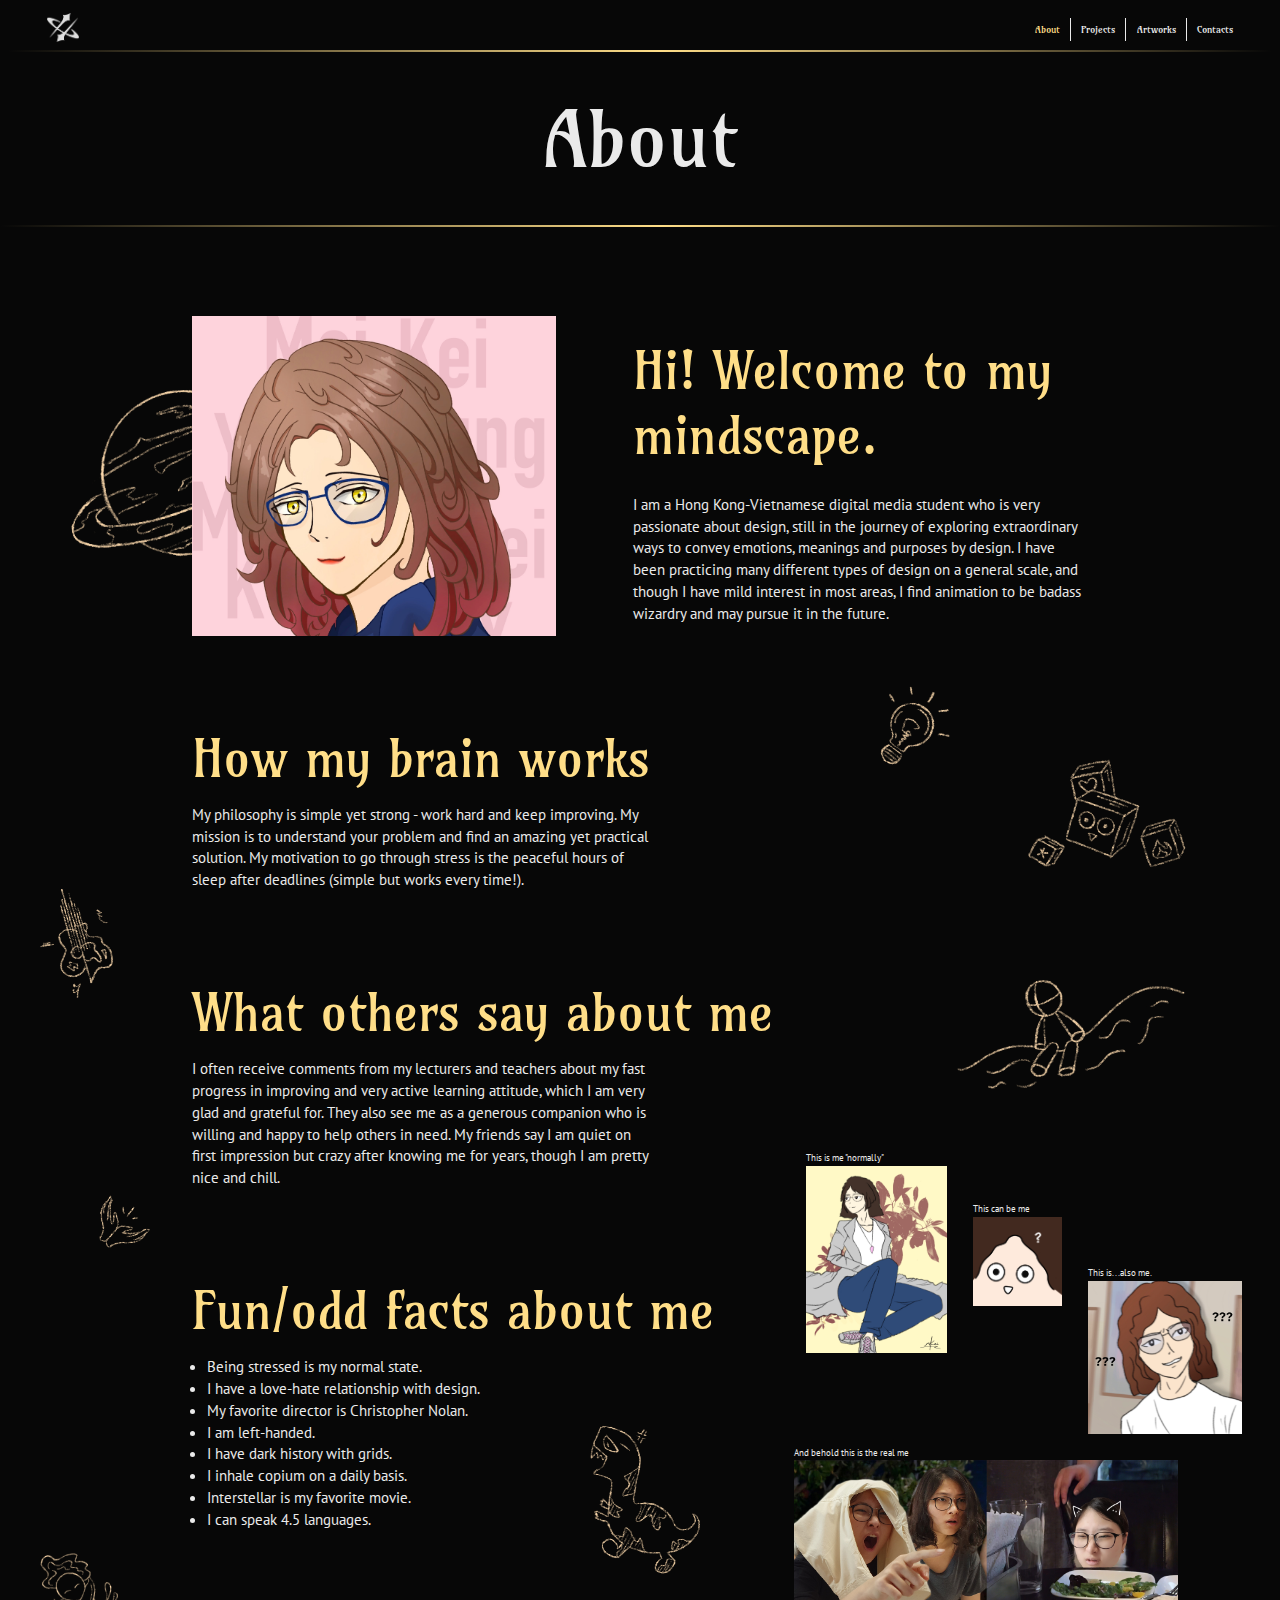
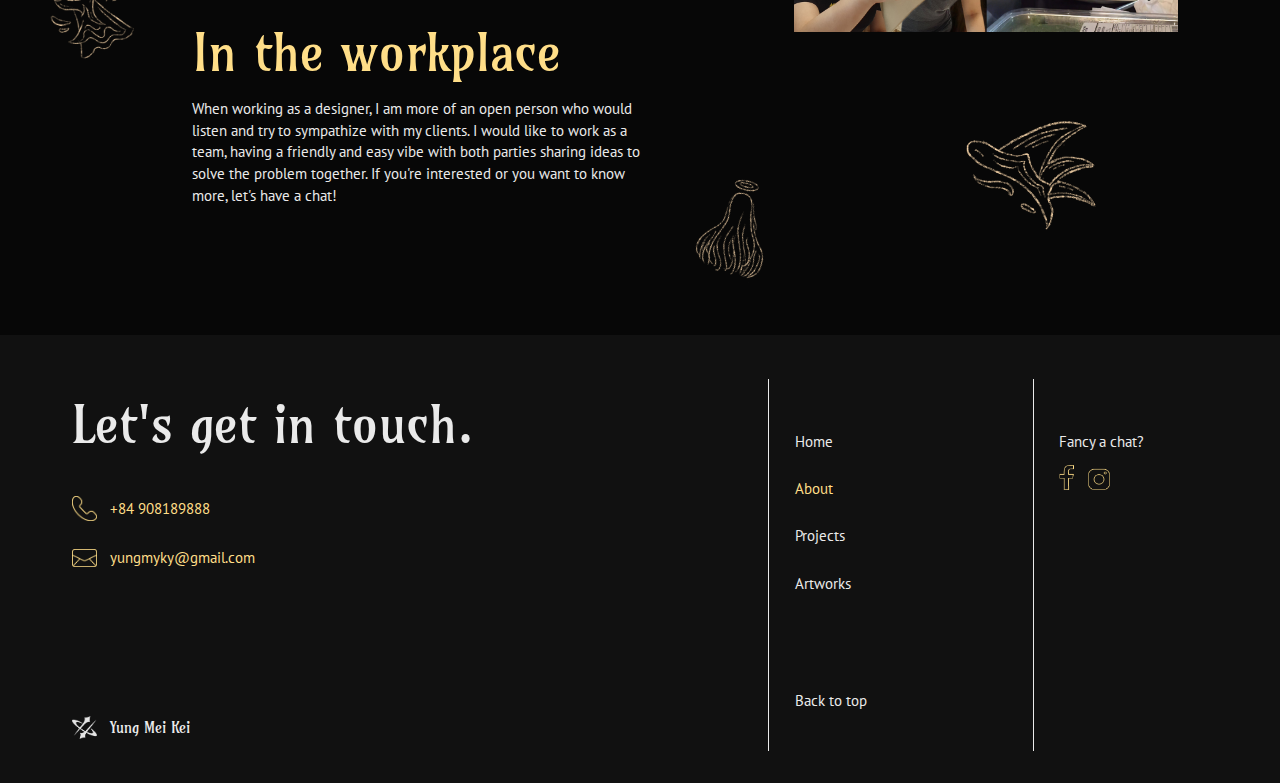
<file: about.html>
<!DOCTYPE html>
<html>

<head>
    <title> About - Yung Mei Kei </title>
    <meta charset="UTF-8">
    <meta name="viewport" content="width=device-width, initial-scale=1.0">
    <link rel="stylesheet" href="style.css">

    <link rel="preconnect" href="https://fonts.googleapis.com">
    <link rel="preconnect" href="https://fonts.gstatic.com" crossorigin>
    <link href="https://fonts.googleapis.com/css2?family=Amarante&family=PT+Sans&display=swap" rel="stylesheet">

    <link rel="stylesheet" href="https://cdn.jsdelivr.net/npm/swiper@10/swiper-bundle.min.css" />
    <link rel="icon" href="images_assets/logo2.png">

</head>

<body>
    <header>
        <nav>
            <a class="logo" href="projects.html"><img src="images_assets/logo2.png"></a>
            <ul id="dropdown">
                <li class="selected" id="nav_border"><a
                        href="#">About</a>
                </li>
                <li id="nav_border"><a
                        href="projects.html">Projects</a>
                </li>
                <li id="nav_border"><a
                        href="artworks.html">Artworks</a>
                </li>
                <li><a href="#footer_column_1">Contacts</a></li>
            </ul>
            <button onclick="myFunction()" class="hamburger"><img src="images_assets/hamburger.png"></button>
        </nav>
        <div id="header_line"></div>
    </header>
    <main>
        <div class="about_background_elements">
            <img class="about_bg_elements" id="about_bg_elements_2" src="images_assets/mindscape (2).png">
            <img class="about_bg_elements" id="about_bg_elements_3" src="images_assets/mindscape (3).png">
            <img class="about_bg_elements" id="about_bg_elements_4" src="images_assets/mindscape (4).png">
            <img class="about_bg_elements" id="about_bg_elements_6" src="images_assets/mindscape (6).png">
            <img class="about_bg_elements" id="about_bg_elements_7" src="images_assets/mindscape (7).png">
            <img class="about_bg_elements" id="about_bg_elements_8" src="images_assets/mindscape (8).png">
            <img class="about_bg_elements" id="about_bg_elements_12" src="images_assets/mindscape (12).png">
            <img class="about_bg_elements" id="about_bg_elements_13" src="images_assets/mindscape (13).png">
            <img class="about_bg_elements" id="about_bg_elements_14" src="images_assets/mindscape (14).png">
        </div>
        <div class="about_background_elements" id="about_bg_below">
            <img class="about_bg_elements" id="about_bg_elements_2" src="images_assets/mindscape (2).png">
            <img class="about_bg_elements" id="about_bg_elements_3" src="images_assets/mindscape (3).png">
            <img class="about_bg_elements" id="about_bg_elements_4" src="images_assets/mindscape (4).png">
            <img class="about_bg_elements" id="about_bg_elements_6" src="images_assets/mindscape (6).png">
            <img class="about_bg_elements" id="about_bg_elements_7" src="images_assets/mindscape (7).png">
            <img class="about_bg_elements" id="about_bg_elements_8" src="images_assets/mindscape (8).png">
            <img class="about_bg_elements" id="about_bg_elements_12" src="images_assets/mindscape (12).png">
            <img class="about_bg_elements" id="about_bg_elements_13" src="images_assets/mindscape (13).png">
            <img class="about_bg_elements" id="about_bg_elements_14" src="images_assets/mindscape (14).png">
        </div>
        <section class="header_title">
            <h1>About</h1>
            <div id="header_line"></div>
        </section>

        <section class="intro">
            <div class="intro_left">
                <img src="images_artwork/artwork (9).JPG">
                
            </div>
            <div class="intro_right">
                <h2>Hi! Welcome to my mindscape.</h2>
                <div class="about_intro_text_container">
                    <p>I am a Hong Kong-Vietnamese digital media student who is very passionate about design, still in
                        the
                        journey
                        of exploring extraordinary ways to convey emotions, meanings and purposes by design. I have been
                        practicing
                        many different types of design on a general scale, and though I have mild interest in most
                        areas, I
                        find
                        animation to be badass wizardry and may pursue it in the future.</p>
                </div>
            </div>
        </section>

        <article class="about_details">
            <div class="info">
                <h2>How my brain works</h2>
                <div class="about_text_container">
                    <p>My philosophy is simple yet strong - work hard and keep improving. My mission is to understand
                        your
                        problem and find an amazing yet practical solution. My motivation to go through stress is the
                        peaceful
                        hours of sleep after deadlines (simple but works every time!).</p>
                </div>
            </div>
            <div class="info">
                <h2>What others say about me</h2>
                <div class="about_text_container">
                    <p>I often receive comments from my lecturers and teachers about my fast progress in improving and
                        very
                        active learning attitude, which I am very glad and grateful for. They also see me as a generous
                        companion who is willing and happy to help others in need. My friends say I am quiet on first
                        impression
                        but crazy after knowing me for years, though I am pretty nice and chill.</p>
                </div>
            </div>
            <div class="info">
                <h2>Fun/odd facts about me</h2>
                <ul>
                    <li>Being stressed is my normal state.</li>
                    <li>I have a love-hate relationship with design. </li>
                    <li>My favorite director is Christopher Nolan.</li>
                    <li>I am left-handed. </li>
                    <li>I have dark history with grids.</li>
                    <li>I inhale copium on a daily basis.</li>
                    <li>Interstellar is my favorite movie.</li>
                    <li>I can speak 4.5 languages. </li>
                </ul>
            </div>
            <div class="info">
                <h2>In the workplace</h2>
                <div class="about_text_container">
                    <p>When working as a designer, I am more of an open person who would listen and try to sympathize
                        with
                        my
                        clients. I would like to work as a team, having a friendly and easy vibe with both parties
                        sharing
                        ideas
                        to solve the problem together. If you're interested or you want to know more, let's have a chat!
                    </p>
                </div>
            </div>
            </div>
        </article>

        <aside>
            <div id="aside_photo_1">
                <h5>This is me "normally"</h5>
                <img src="images_artwork/artwork (11).JPG">
            </div>

            <div id="aside_photo_2">
                <h5>This can be me</h5>
                <img src="images_artwork/artwork (16).JPG">
            </div>

            <div id="aside_photo_3">
                <h5>This is...also me.</h5>
                <img src="images_artwork/artwork (15).JPG">
            </div>

            <div id="aside_photo_4">
                <h5>And behold this is the real me</h5>
                <img src="images_assets/meme_me.jpg">
            </div>


        </aside>
        <img class="about_bg_elements" id="about_bg_elements_16" src="images_assets/mindscape (16).png">
    </main>

    <footer>
        <section class="footer_columns">
            <div class="footer_column" id="footer_column_1">
                <h2>Let's get in touch.</h2>
                <div class="contacts_container">
                    <div class="contacts">
                        <img src="images_assets/phone.png">
                        <p>+84 908189888</p>
                    </div>
                    <div class="contacts">
                        <img src="images_assets/mail.png">
                        <p>yungmyky@gmail.com</p>
                    </div>
                    <div class="contacts" id="socials_fix">
                        <a href="https://www.instagram.com/meikei_0102/" target="_blank"><img
                                src="images_assets/insta.png">
                            <p>meikei_0102
                        </a></p>
                    </div>
                    <div class="contacts" id="socials_fix">
                        <a href="https://www.instagram.com/meikei_0102/" target="_blank"><img
                                src="images_assets/socials-1.png">
                            <p>Amy Yung
                        </a></p>
                    </div>

                </div>
                <div class="footer_name" id="footer_bottom_1">
                    <img src="images_assets/logo.png">
                    <p>Yung Mei Kei</p>
                </div>
            </div>

            <div class="footer_column" id="footer_column_2">
                <div id="footer_column_2_text">
                    <p id="footer_column_2_nav"><a
                            href="index.html">Home
                    </p></a>
                    <p class="selected" id="footer_column_2_nav"><a href="#">About
                    </p></a>
                    <p id="footer_column_2_nav"><a
                            href="projects.html">Projects
                    </p></a>
                    <p id="footer_column_2_nav"><a
                            href="artworks.html">Artworks
                    </p></a>
                    <p id="footer_bottom_2"><a href="#">Back to top</p></a>
                </div>
            </div>
            <div class="footer_column" id="footer_column_3">
                <div id="footer_column_3_text">
                <p>Fancy a chat?</p>
                <div class="socials">
                    <a href="https://www.facebook.com/profile.php?id=100006702708753" target="_blank"><img
                            src="images_assets/socials-1.png"></a>
                    <a href="https://www.instagram.com/meikei_0102/" target="_blank"><img
                            src="images_assets/socials-2.png"></a>
                </div>
            </div>

        </section>

    </footer>
    <script src="index.java"></script>
</body>

</html>
</file>
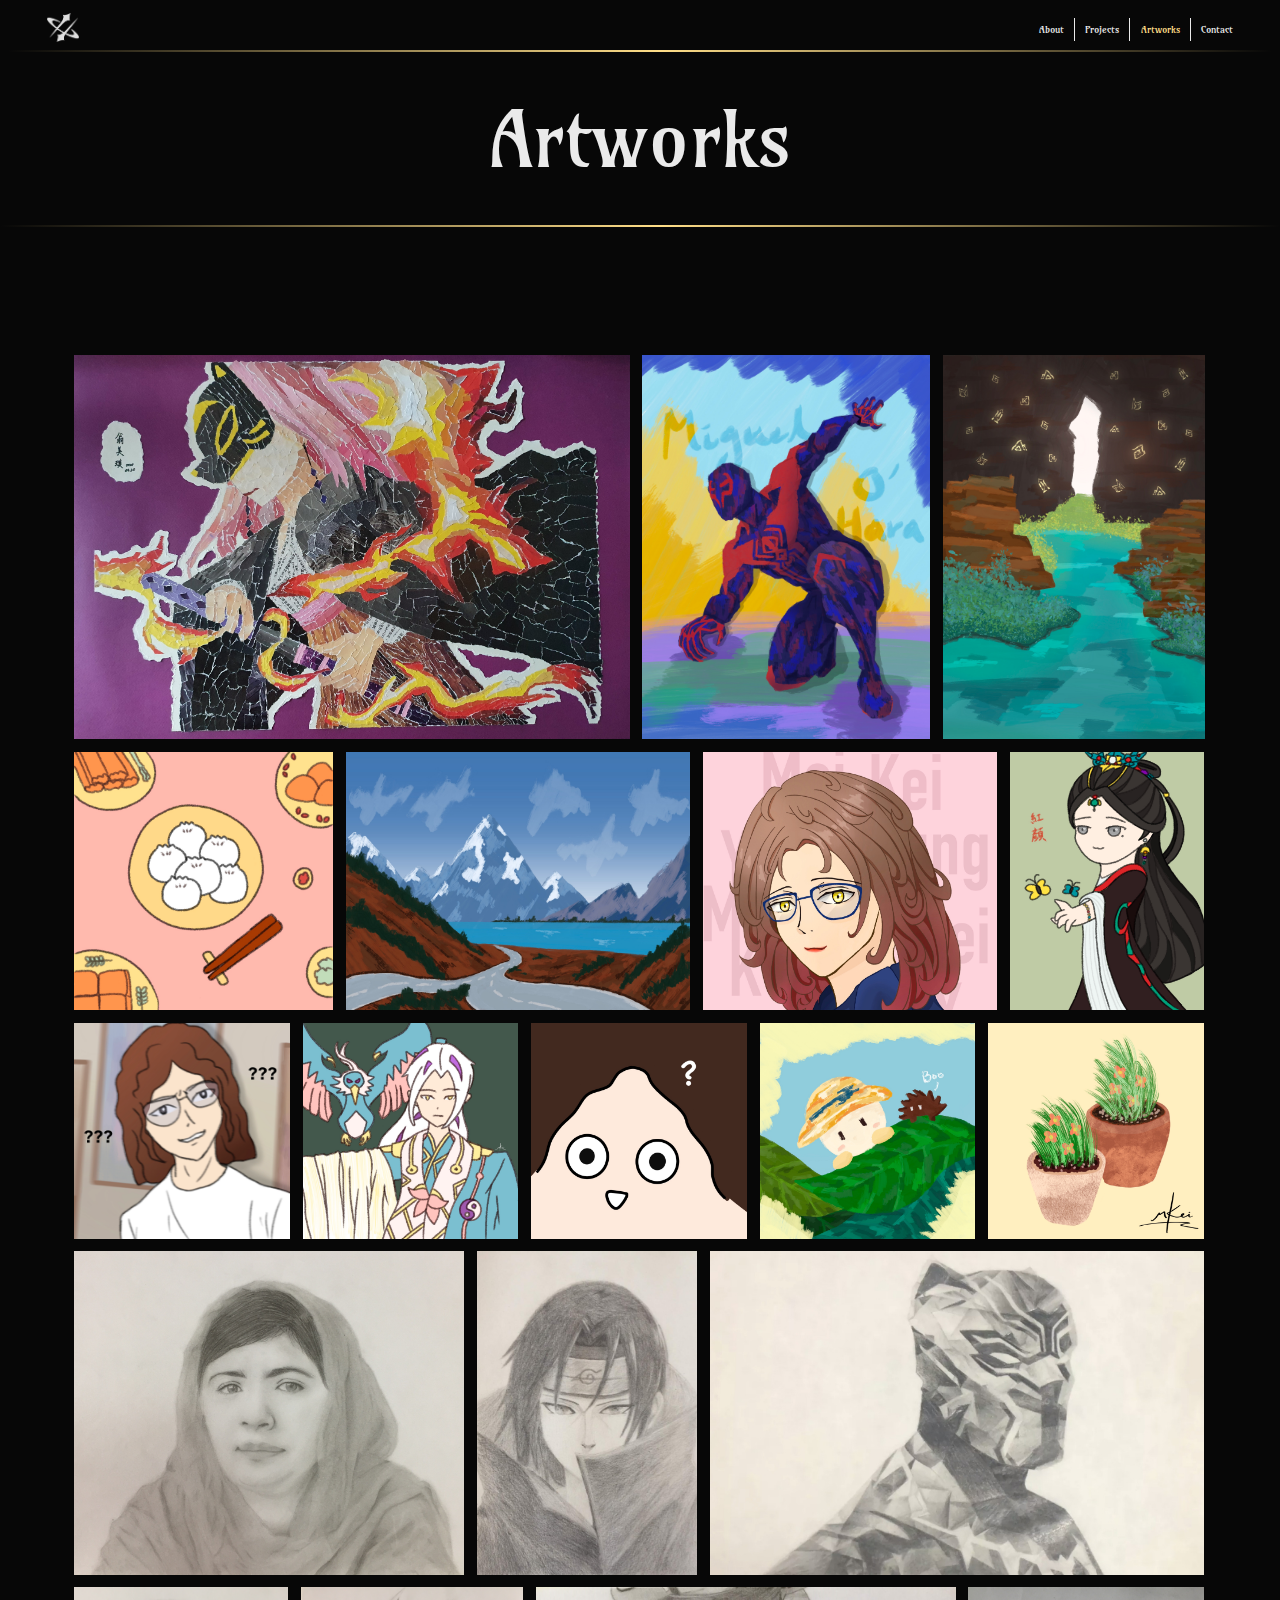
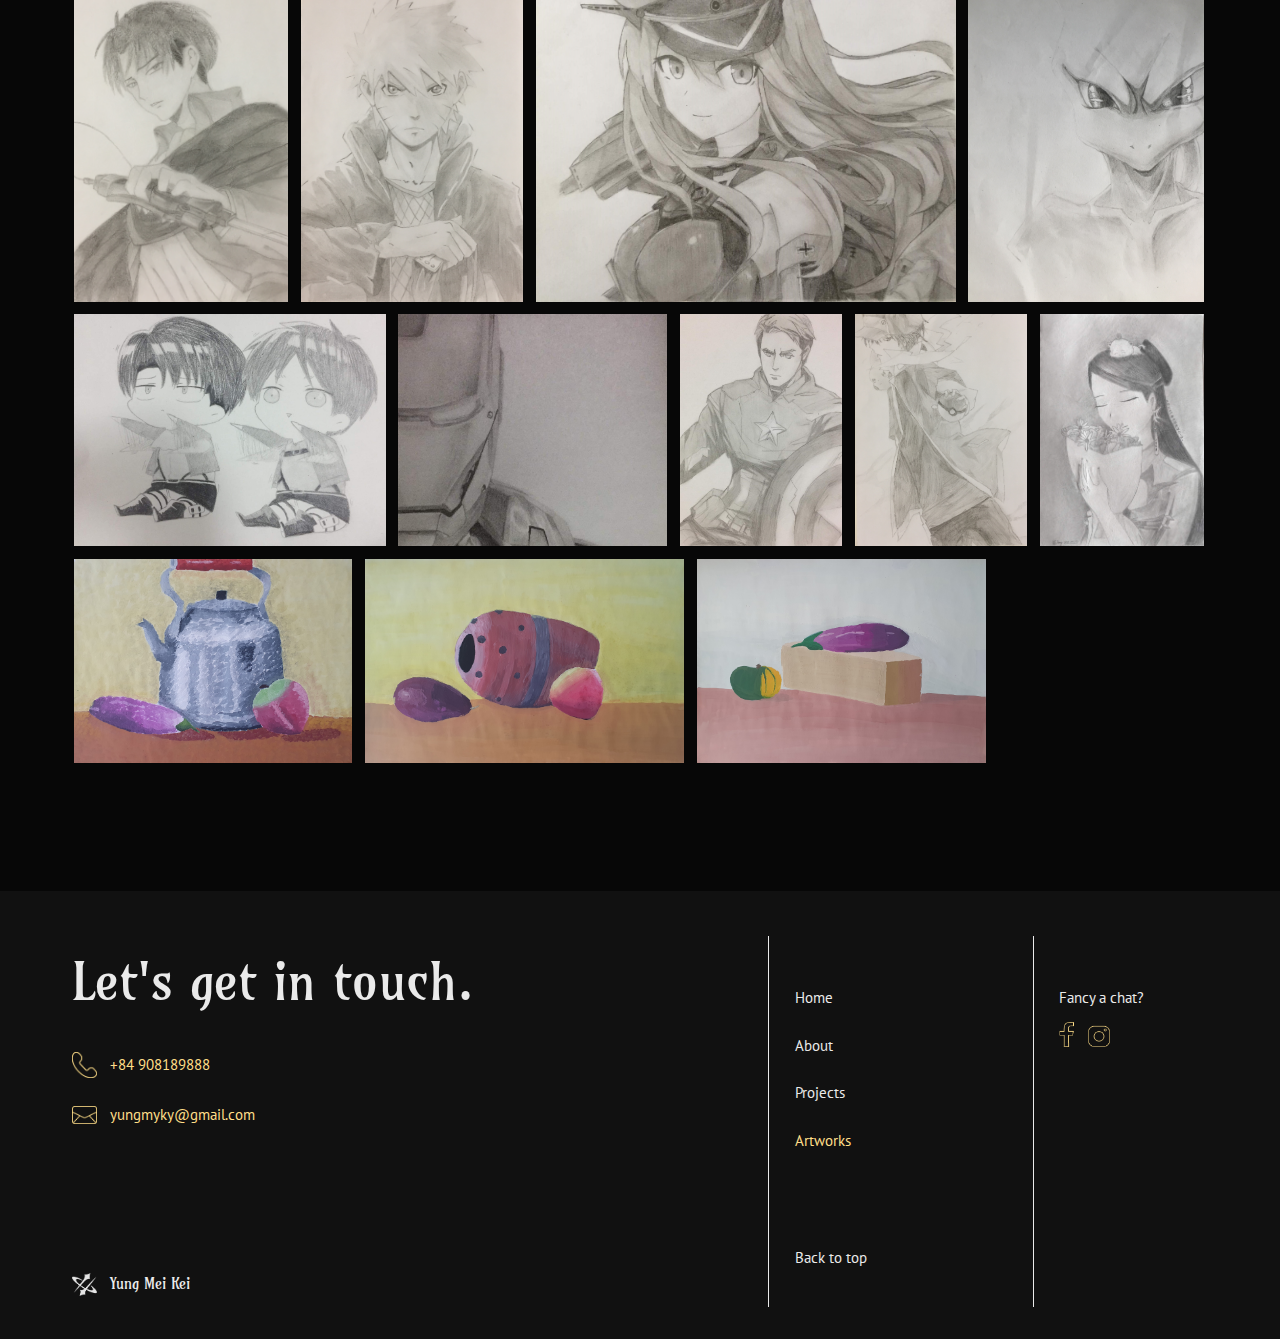
<file: artworks.html>
<!DOCTYPE html>
<html>

<head>
    <title> Artworks - Yung Mei Kei </title>
    <meta charset="UTF-8">
    <meta name="viewport" content="width=device-width, initial-scale=1.0">
    <link rel="stylesheet" href="style.css">

    <link rel="preconnect" href="https://fonts.googleapis.com">
    <link rel="preconnect" href="https://fonts.gstatic.com" crossorigin>
    <link href="https://fonts.googleapis.com/css2?family=Amarante&family=PT+Sans&display=swap" rel="stylesheet">
    <link rel="icon" href="images_assets/logo2.png">

</head>

<body>

    <section class="header_title">
        <header>
            <nav>
                <a class="logo" href="index.html"><img src="images_assets/logo2.png"></a>
                <ul id="dropdown">
                    <li id="nav_border"><a href="about.html">About</a>
                    </li>
                    <li id="nav_border"><a href="projects.html">Projects</a></li>
                    <li class="selected" id="nav_border"><a href="#">Artworks</a></li>
                    <li><a href="#footer_column_1">Contact</a></li>
                </ul>
                <button onclick="myFunction()" class="hamburger"><img src="images_assets/hamburger.png"></button>
            </nav>
            <div id="header_line"></div>
        </header>
        <h1>Artworks</h1>
        <div id="header_line"></div>
    </section>

    <section class="all_artworks">
        <div class="row" id="row_1">
            <div class="artwork_container_row_1">
                <img src="images_artwork/artwork (23).jpg">
                <div class="overlay">
                    <figcaption>Unspoken Flames of Zeal</figcaption>
                    <p>New Taipei City Student Art Competition (2021) - Honorable Mention</p>
                </div>
            </div>
            <div class="artwork_container_row_1">
                <img src="images_artwork/artwork (17).JPG">
                <div class="overlay">
                    <figcaption>Miguel O'Hara fanart</figcaption>
                    <p>digital art</p>
                </div>
            </div>
            <div class="artwork_container_row_1">
                <img src="images_artwork/artwork (12).JPG">
                <div class="overlay">
                    <figcaption> Hidden Tranquility</figcaption>
                    <p>digital art</p>
                </div>
            </div>
        </div>

        <div class="row" id="row_2">
            <div class="artwork_container_row_2">
                <img src="images_artwork/artwork (6).JPG">
                <div class="overlay">
                    <figcaption>Morning Delight</figcaption>
                    <p>digital art</p>
                </div>
            </div>

            <div class="artwork_container_row_2">
                <img src="images_artwork/artwork (10).JPG">
                <div class="overlay">
                    <figcaption>Snowy Destination</figcaption>
                    <p>digital art</p>
                </div>
            </div>

            <div class="artwork_container_row_2">
                <img src="images_artwork/artwork (9).JPG">
                <div class="overlay">
                    <figcaption>Fluffy Mei Kei</figcaption>
                    <p>digital art</p>
                </div>
            </div>
            <div class="artwork_container_row_2">
                <img src="images_artwork/artwork (14).JPG">
                <div class="overlay">
                    <figcaption>Annie game character</figcaption>
                    <p>digital art</p>
                </div>
            </div>
        </div>

        <div class="row" id="row_3">
            <div class="artwork_container_row_3">
                <img src="images_artwork/artwork (15).JPG">
                <div class="overlay">
                    <figcaption>Mei Kei Young</figcaption>
                    <p>digital art</p>
                </div>
            </div>

            <div class="artwork_container_row_3">
                <img src="images_artwork/artwork (8).JPG">
                <div class="overlay">
                    <figcaption>Kei game character</figcaption>
                    <p>digital art</p>
                </div>
            </div>

            <div class="artwork_container_row_3">
                <img src="images_artwork/artwork (16).JPG">
                <div class="overlay">
                    <figcaption>SaKeibambaspis</figcaption>
                    <p>digital art</p>
                </div>
            </div>

            <div class="artwork_container_row_3">
                <img src="images_artwork/artwork (13).JPG">
                <div class="overlay">
                    <figcaption>The Seeked Seeker</figcaption>
                    <p>digital art</p>
                </div>
            </div>

            <div class="artwork_container_row_3">
                <img src="images_artwork/artwork (7).JPG">
                <div class="overlay">
                    <figcaption>Modest Pots</figcaption>
                    <p>digital art</p>
                </div>
            </div>
        </div>

        <div class="row" id="row_4">
            <div class="artwork_container_row_4">
                <img src="images_artwork/artwork (20).jpg">
                <div class="overlay">
                    <figcaption>Malala Yousafzai</figcaption>
                    <p>sketches</p>
                </div>
            </div>

            <div class="artwork_container_row_4">
                <img src="images_artwork/artwork (4).jpeg">
                <div class="overlay">
                    <figcaption>Itachi redraw</figcaption>
                    <p>sketches</p>
                </div>
            </div>

            <div class="artwork_container_row_4">
                <img src="images_artwork/artwork (22).jpg">
                <div class="overlay">
                    <figcaption>Black Panther fanart</figcaption>
                    <p>sketches</p>
                </div>
            </div>
        </div>

        <div class="row" id="row_5">
            <div class="artwork_container_row_5">
                <img src="images_artwork/artwork (19).jpg">
                <div class="overlay">
                    <figcaption>Levi Ackerman redraw</figcaption>
                    <p>sketches</p>
                </div>
            </div>

            <div class="artwork_container_row_5">
                <img src="images_artwork/artwork (21).jpg">
                <div class="overlay">
                    <figcaption>Naruto redraw</figcaption>
                    <p>sketches</p>
                </div>
            </div>

            <div class="artwork_container_row_5">
                <img src="images_artwork/artwork (5).jpeg">
                <div class="overlay">
                    <figcaption>Birthday gift to a weeb friend</figcaption>
                    <p>sketches</p>
                </div>
            </div>

            <div class="artwork_container_row_5">
                <img src="images_artwork/artwork (18).JPG">
                <div class="overlay">
                    <figcaption>Mewtwo redraw</figcaption>
                    <p>sketches</p>
                </div>
            </div>
        </div>

        <div class="row" id="row_6">
            <div class="artwork_container_row_6">
                <img src="images_artwork/artwork (3).jpeg">
                <div class="overlay">
                    <figcaption>Chibi Levi & Eren</figcaption>
                    <p>sketches</p>
                </div>
            </div>

            <div class="artwork_container_row_6">
                <img src="images_artwork/artwork (1).jpeg">
                <div class="overlay">
                    <figcaption>Iron Man fanart</figcaption>
                    <p>sketches</p>
                </div>
            </div>

            <div class="artwork_container_row_6">
                <img src="images_artwork/artwork (2).jpeg">
                <div class="overlay">
                    <figcaption>Captain America redraw</figcaption>
                    <p>sketches</p>
                </div>
            </div>

            <div class="artwork_container_row_6">
                <img src="images_artwork/artwork (24).jpg">
                <div class="overlay">
                    <figcaption>Red (Pokemon) redraw</figcaption>
                    <p>sketches</p>
                </div>
            </div>

            <div class="artwork_container_row_6">
                <img src="images_artwork/artwork (28).jpeg">
                <div class="overlay">
                    <figcaption>Master game character</figcaption>
                    <p>sketches</p>
                </div>
            </div>
        </div>

        <div class="row" id="row_7">
            <div class="artwork_container_row_7">
                <img src="images_artwork/artwork (25).jpg">
                <div class="overlay">
                    <figcaption>Scene 1</figcaption>
                    <p>watercolor</p>
                </div>
            </div>

            <div class="artwork_container_row_7">
                <img src="images_artwork/artwork (27).jpg">
                <div class="overlay">
                    <figcaption>Scene 2</figcaption>
                    <p>watercolor</p>
                </div>
            </div>

            <div class="artwork_container_row_7">
                <img src="images_artwork/artwork (26).jpg">
                <div class="overlay">
                    <figcaption>Scene 3</figcaption>
                    <p>watercolor</p>
                </div>
            </div>
        </div>

    </section>

    <footer>
        <section class="footer_columns">
            <div class="footer_column" id="footer_column_1">
                <h2>Let's get in touch.</h2>
                <div class="contacts_container">
                    <div class="contacts">
                        <img src="images_assets/phone.png">
                        <p>+84 908189888</p>
                    </div>
                    <div class="contacts">
                        <img src="images_assets/mail.png">
                        <p>yungmyky@gmail.com</p>
                    </div>
                    <div class="contacts" id="socials_fix">
                        <a href="https://www.instagram.com/meikei_0102/" target="_blank"><img
                                src="images_assets/insta.png">
                            <p>meikei_0102
                        </a></p>
                    </div>
                    <div class="contacts" id="socials_fix">
                        <a href="https://www.instagram.com/meikei_0102/" target="_blank"><img
                                src="images_assets/socials-1.png">
                            <p>Amy Yung
                        </a></p>
                    </div>

                </div>
                <div class="footer_name" id="footer_bottom_1">
                    <img src="images_assets/logo.png">
                    <p>Yung Mei Kei</p>
                </div>
            </div>

            <div class="footer_column" id="footer_column_2">
                <div id="footer_column_2_text">
                    <p id="footer_column_2_nav"><a
                            href="index.html">Home
                    </p></a>
                    <p id="footer_column_2_nav"><a
                            href="about.html">About
                    </p></a>
                    <p id="footer_column_2_nav"><a
                            href="projects.html">Projects
                    </p></a>
                    <p class="selected" id="footer_column_2_nav"><a href="#">Artworks
                    </p></a>
                    <p id="footer_bottom_2"><a href="#">Back to top</p></a>
                </div>
            </div>
            <div class="footer_column" id="footer_column_3">
                <div id="footer_column_3_text">
                    <p>Fancy a chat?</p>
                    <div class="socials">
                        <a href="https://www.facebook.com/profile.php?id=100006702708753" target="_blank"><img
                                src="images_assets/socials-1.png"></a>
                        <a href="https://www.instagram.com/meikei_0102/" target="_blank"><img
                                src="images_assets/socials-2.png"></a>
                    </div>
                </div>

        </section>

    </footer>

    <script src="index.java"></script>
</body>

</html>
</file>
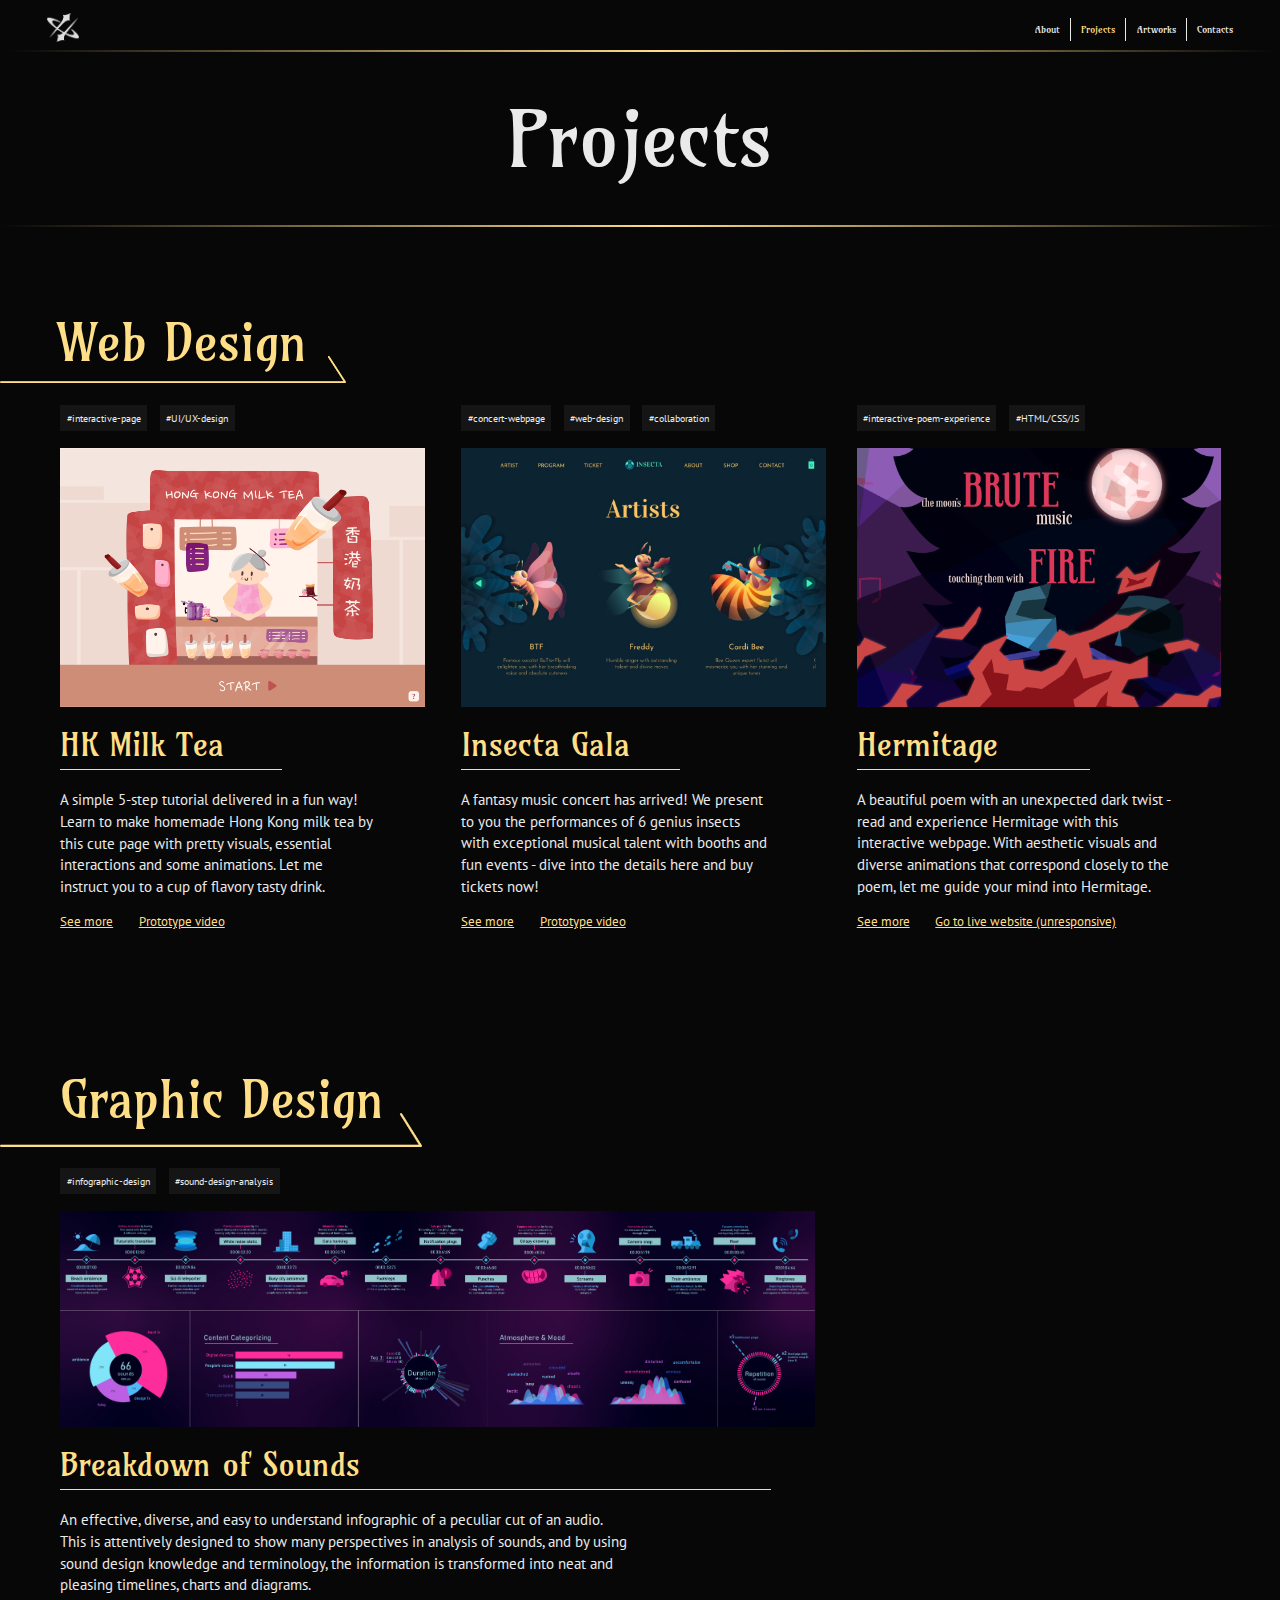
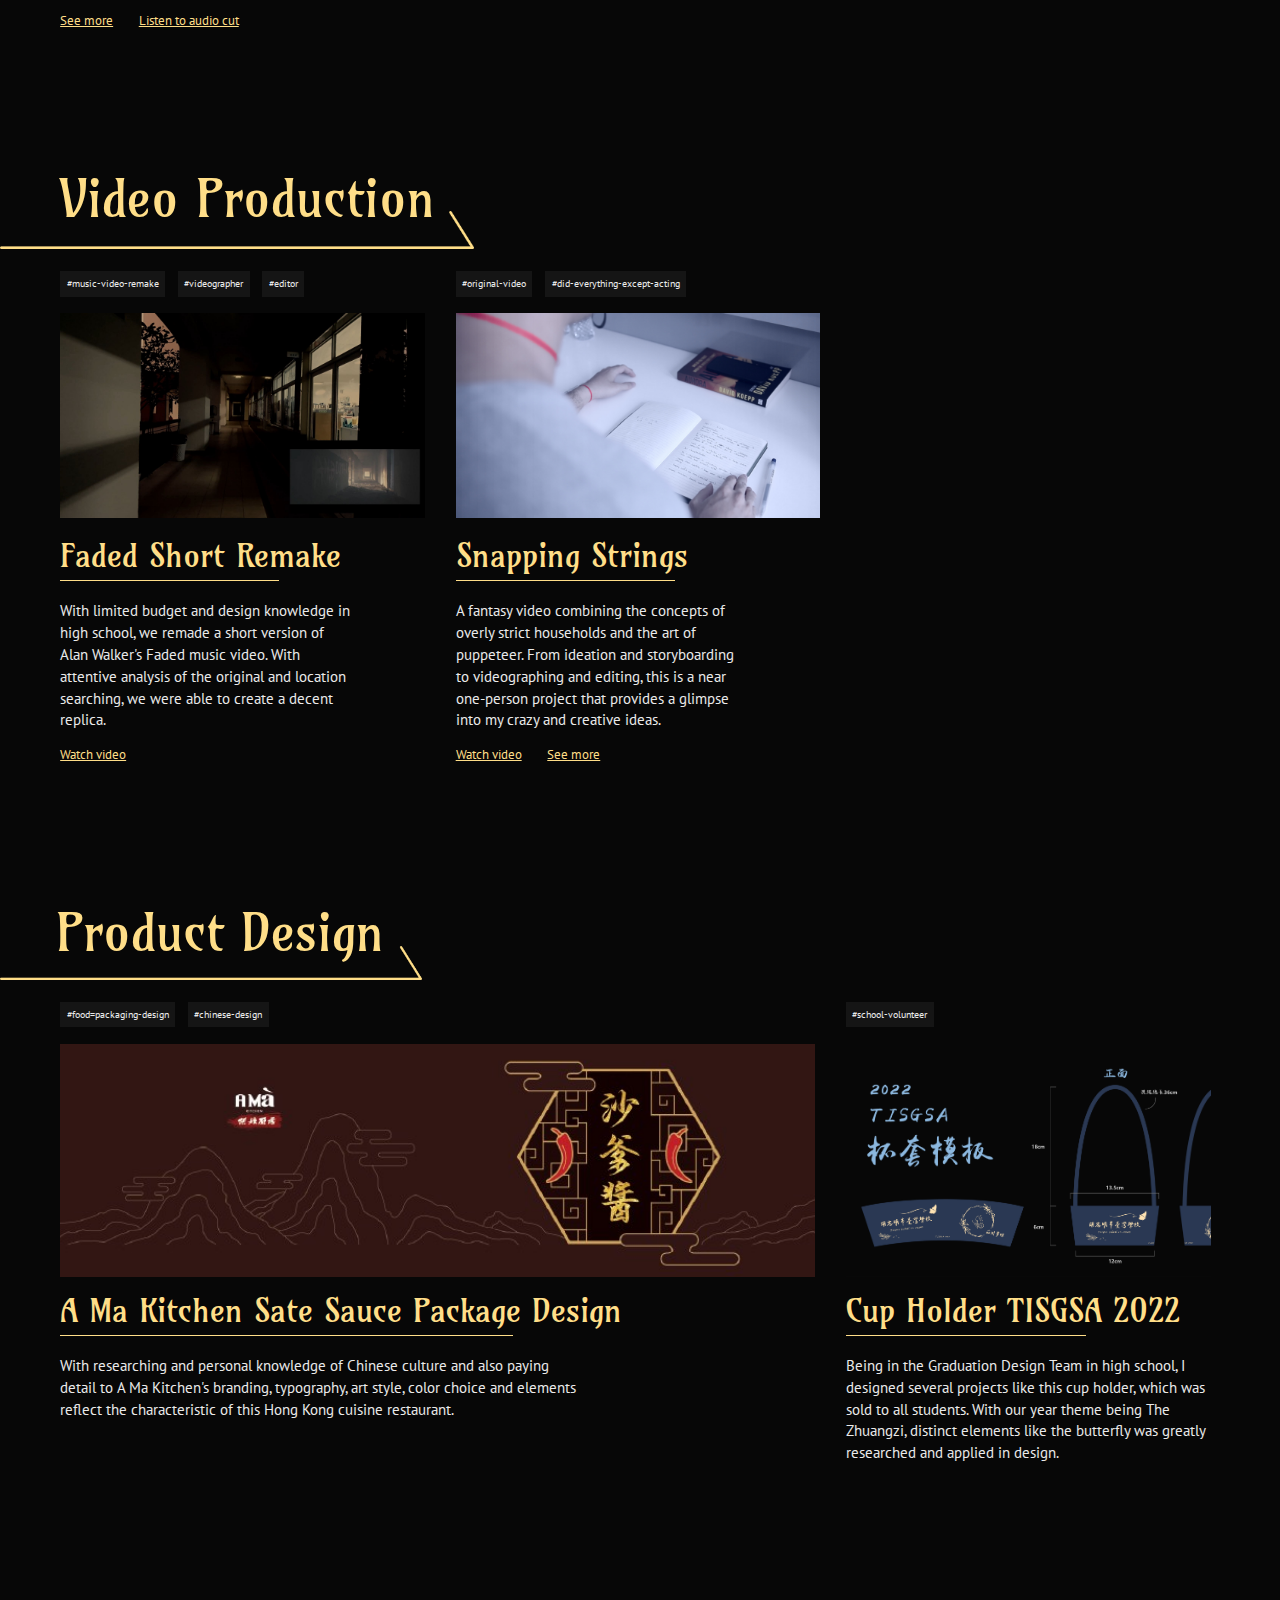
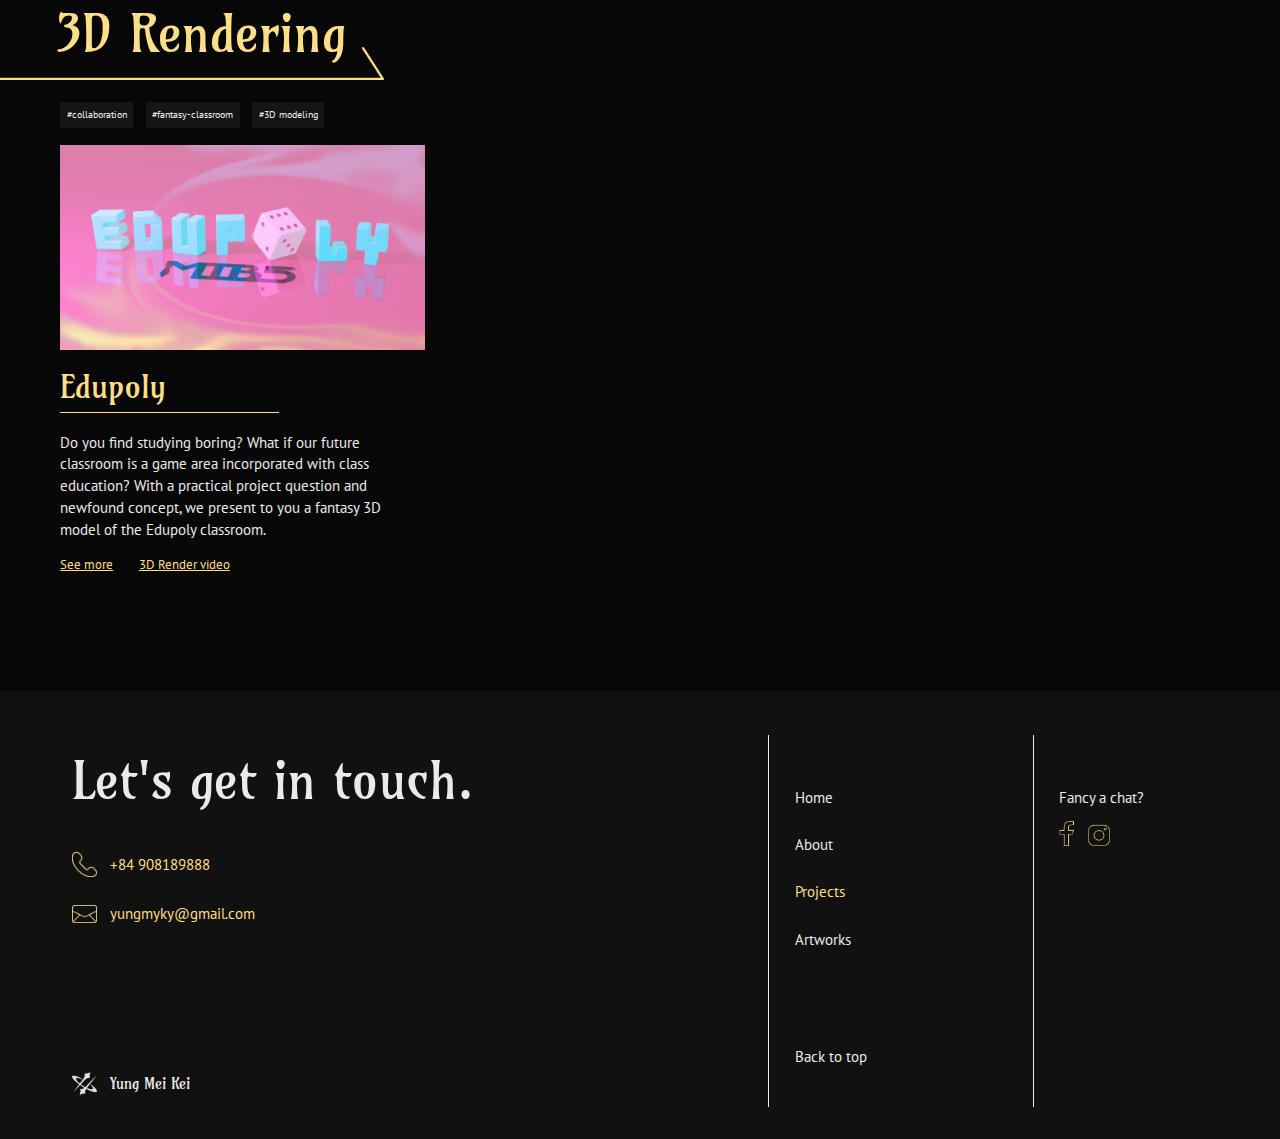
<file: projects.html>
<!DOCTYPE html>
<html>

<head>
    <title> Projects - Yung Mei Kei </title>
    <meta charset="UTF-8">
    <meta name="viewport" content="width=device-width, initial-scale=1.0">
    <link rel="stylesheet" href="style.css">

    <link rel="preconnect" href="https://fonts.googleapis.com">
    <link rel="preconnect" href="https://fonts.gstatic.com" crossorigin>
    <link href="https://fonts.googleapis.com/css2?family=Amarante&family=PT+Sans&display=swap" rel="stylesheet">
    <link rel="icon" href="images_assets/logo2.png">

</head>

<body>
    <header>
        <nav>
            <a class="logo" href="index.html"><img src="images_assets/logo2.png"></a>
            <ul id="dropdown">
                <li id="nav_border"><a
                        href="about.html">About</a>
                </li>
                <li class="selected" id="nav_border"><a
                        href="#">Projects</a>
                </li>
                <li id="nav_border"><a
                        href="artworks.html">Artworks</a>
                </li>
                <li><a href="#footer_column_1">Contacts</a></li>
            </ul>
            <button onclick="myFunction()" class="hamburger"><img src="images_assets/hamburger.png"></button>
        </nav>
        <div id="header_line"></div>
    </header>
    <section class="header_title">
        <h1>Projects</h1>
        <div id="header_line"></div>
    </section>


    <main class="projects_main">
        <section class="project_sections_container">
            <div class="project_sections">
                <div class="projects_header" id="projects_header_1">
                    <h2>Web Design</h2>
                    <img src="images_assets/projects_header_line.png">
                </div>

                <div class="projects_row">
                    <div class="projects_indi" id="project_1_row_1">
                        <div class="hashtags_container">
                            <div class="hashtags">#interactive-page</div>
                            <div class="hashtags">#UI/UX-design</div>
                        </div>
                        <div class="projects_image_container">
                            <img src="images_project/HK_Milk_Tea_Cover.jpg">
                        </div>
                        <h3>HK Milk Tea</h3>
                        <div id="home_projects_name_divider"></div>
                        <div class="projects_text_container">
                        <p>A simple 5-step tutorial delivered in a fun way! Learn to make homemade Hong Kong milk tea
                            by this cute page with pretty visuals, essential interactions and some animations. Let
                            me
                            instruct you to a cup of flavory tasty drink.</p>
                            <div class="project_links">
                            <a href="https://drive.google.com/file/d/1iqxhDECNg6jFhZ8jZjPLKNZxvkZMCO5W/view?usp=sharing" target="_blank">See more</a>
                            <a href="https://youtu.be/tcvhWRzH_-A" target="_blank">Prototype video</a>
                        </div>
                        </div>
                    </div>

                    <div class="projects_indi" id="project_2_row_1">
                        <div class="hashtags_container">
                            <div class="hashtags">#concert-webpage</div>
                            <div class="hashtags">#web-design</div>
                            <div class="hashtags">#collaboration</div>
                        </div>
                        <div class="projects_image_container">
                            <img src="images_project/projects_projects-1.png">
                        </div>
                        <h3>Insecta Gala</h3>
                        <div id="home_projects_name_divider"></div>
                        <div class="projects_text_container">
                        <p>A fantasy music concert has arrived! We present to you the performances of 6
                            genius insects
                            with exceptional musical talent with booths and fun events - dive into
                            the details here and buy tickets now!
                        </p>
                            <div class="project_links">
                            <a href="https://drive.google.com/file/d/139rdOUoKfbS9cMgPvKjilrM1WsgzD-yY/view?usp=sharing" target="_blank">See more</a>
                            <a href="https://youtu.be/tEfikwgFfAM" target="_blank">Prototype video</a>
                        </div>
                    </div>
                    </div>

                    <div class="projects_indi" id="project_3_row_1">
                        <div class="hashtags_container">
                            <div class="hashtags">#interactive-poem-experience</div>
                            <div class="hashtags">#HTML/CSS/JS</div>
                        </div>
                        <div class="projects_image_container">
                            <img src="images_project/projects_projects.png">
                        </div>
                        <h3>Hermitage</h3>
                        <div id="home_projects_name_divider"></div>
                        <div class="projects_text_container">
                        <p>A beautiful poem with an unexpected dark twist - read and experience Hermitage with this
                             interactive webpage. With aesthetic visuals and diverse animations that correspond
                            closely
                            to the poem, let me guide your mind into Hermitage.
                        </p>
                            <div class="project_links">
                            <a href="https://drive.google.com/file/d/1pilNIHZZtVHzAua3hERh-ujfWHNcCijw/view?usp=sharing" target="_blank">See more</a>
                            <a href="https://hermitage--mei-keikei.repl.co/" target="_blank">Go to live website (unresponsive)</a>
                        </div>
                    </div>
                    </div>
                </div>
            </div>


            <div class="project_sections">
                <div class="projects_header" id="projects_header_2">
                    <h2>Graphic Design</h2>
                    <img src="images_assets/projects_header_line.png">
                </div>

                <div class="projects_row">
                    <div class="projects_indi">
                        <div class="hashtags_container">
                            <div class="hashtags">#infographic-design</div>
                            <div class="hashtags">#sound-design-analysis</div>
                        </div>
                        <div class="projects_image_container" id="projects_image_container_long">
                            <img src="images_project/soundA1.jpg">
                        </div>
                        <h3>Breakdown of Sounds</h3>
                        <div id="home_projects_name_divider"></div>
                        <div class="projects_text_container_2">
                        <p>An effective, diverse, and easy to understand infographic of a peculiar cut of an audio. This
                            is attentively 
                            designed to show many perspectives in analysis of sounds, and by using sound design
                            knowledge and 
                            terminology, the information is transformed into neat and pleasing timelines, charts and
                            diagrams.</p>
                            <div class="project_links">
                            <a href="https://drive.google.com/file/d/13LIOEMtPb6XmDFpYqL4DLFCY55EIhU_k/view?usp=sharing" target="_blank">See more</a>
                            <a href="https://drive.google.com/file/d/1jb-g3abanC7Ew8R3tQ3FQ5O46CsJA8DT/view?usp=sharing" target="_blank">Listen to audio cut</a>
                        </div>
                        </div>
                    </div>
                </div>
            </div>


            <div class="project_sections">
                <div class="projects_header" id="projects_header_3">
                    <h2>Video Production</h2>
                    <img src="images_assets/projects_header_line.png">
                </div>

                <div class="projects_row">
                    <div class="projects_indi" id="project_1_row_3">
                        <div class="hashtags_container">
                            <div class="hashtags">#music-video-remake</div>
                            <div class="hashtags">#videographer</div>
                            <div class="hashtags">#editor</div>
                        </div>
                        <div class="projects_image_container">
                            <img src="images_project/AlanWalker_Faded_Remake_2.JPG">
                        </div>
                        <h3>Faded Short Remake</h3>
                        <div id="home_projects_name_divider"></div>
                        <div class="projects_text_container_3">
                        <p>With limited budget and design knowledge in high school, we remade a short version of
                            Alan Walker's Faded music video. With attentive analysis of the original and location
                            searching, we were able to create a decent replica.</p>
                            <div class="project_links">
                            <a href="https://drive.google.com/file/d/16g5LatxVtfbJP0bKZnNKgRatDV1sl3JY/view?usp=sharing" target="_blank">Watch video</a>
                        </div>
                        </div>
                    </div>

                    <div class="projects_indi" id="project_1_row_3">
                        <div class="hashtags_container">
                            <div class="hashtags">#original-video</div>
                            <div class="hashtags">#did-everything-except-acting</div>
                        </div>
                        <div class="projects_image_container">
                            <img src="images_project/Snapping_Strings_1.16.1.jpg">
                        </div>
                        <h3 id="row_3_header_container">Snapping Strings</h3>
                        <div id="home_projects_name_divider"></div>
                        <div class="projects_text_container_3">
                        <p>A fantasy video combining the concepts of overly strict households and the art of
                            puppeteer. From ideation and storyboarding to videographing and editing, this is a
                            near one-person project that provides a glimpse into my crazy and creative ideas.
                        </p>
                            <div class="project_links">
                            <a href="https://youtu.be/T165J_ri2Vo" target="_blank">Watch video</a>
                            <a href="https://drive.google.com/file/d/12AQILKtpXo81qCM-IjWkWza5iaMijTvn/view?usp=sharing" target="_blank">See more</a>
                        </div>
                    </div>
                    </div>
                </div>
            </div>


            <div class="project_sections">
                <div class="projects_header" id="projects_header_2">
                    <h2>Product Design</h2>
                    <img src="images_assets/projects_header_line.png">
                </div>

                <div class="projects_row" >
                    <div class="projects_indi">
                        <div class="hashtags_container">
                            <div class="hashtags">#food=packaging-design</div>
                            <div class="hashtags">#chinese-design</div>
                        </div>
                        <div class="projects_image_container" id="projects_image_container_long2">
                            <img src="images_project/Ama_1.jpg">
                        </div>
                        <h3>A Ma Kitchen Sate Sauce Package Design</h3>
                        <div id="home_projects_name_divider"></div>
                        <div class="projects_text_container_4">
                        <p>With researching and personal knowledge of Chinese culture and also paying detail to A
                            Ma Kitchen's branding, typography, art style, color choice and elements reflect the
                            characteristic of this Hong Kong cuisine restaurant.</p>
                        </div>
                    </div>

                    <div class="projects_indi" id="project_1_row_1">
                        <div class="hashtags_container">
                            <div class="hashtags">#school-volunteer</div>
                        </div>
                        <div class="projects_image_container" id="projects_image_container_short">
                            <img src="images_project/Cup_Holder_1.jpg">
                        </div>
                        <h3>Cup Holder TISGSA 2022</h3>
                        <div id="home_projects_name_divider"></div>
                        <div class="projects_text_container_5">
                        <p>Being in the Graduation Design Team in high school, I designed several projects like this
                            cup holder, which
                             was sold to all students. With our year theme being The Zhuangzi, distinct elements
                            like the butterfly was greatly researched and applied in design.
                        </p>
                    </div>
                </div>
                </div>
            </div>


            <div class="project_sections">
                <div class="projects_header" id="projects_header_4">
                    <h2>3D Rendering</h2>
                    <img src="images_assets/projects_header_line.png">
                </div>

                <div class="projects_row">
                    <div class="projects_indi" id="project_1_row_3">
                        <div class="hashtags_container">
                            <div class="hashtags">#collaboration</div>
                            <div class="hashtags">#fantasy-classroom</div>
                            <div class="hashtags">#3D modeling</div>
                        </div>
                        <div class="projects_image_container">
                            <img src="images_project/Edupoly_1.jpg">
                        </div>
                        <h3>Edupoly</h3>
                        <div id="home_projects_name_divider"></div>
                        <div class="projects_text_container_6">
                        <p>Do you find studying boring? What if our future classroom is a game area incorporated with
                            class education? With a practical project question and newfound concept, we present to
                            you a fantasy 3D model of the Edupoly classroom.</p>
                            <div class="project_links">
                            <a href="https://drive.google.com/file/d/1AF_D3cmQLLDFJWoIFGgKwrOkr39vH3x7/view?usp=sharing" target="_blank">See more</a>
                            <a href="https://drive.google.com/file/d/1ku0p7FV4AxXqnfvYE6YM8aQAOvS6Cfwq/view?usp=sharing" target="_blank">3D Render video</a>
                        </div>
                    </div>
                </div>
                </div>

        </section>
    </main>


    <footer>
        <section class="footer_columns">
            <div class="footer_column" id="footer_column_1">
                <h2>Let's get in touch.</h2>
                <div class="contacts_container">
                    <div class="contacts">
                        <img src="images_assets/phone.png">
                        <p>+84 908189888</p>
                    </div>
                    <div class="contacts">
                        <img src="images_assets/mail.png">
                        <p>yungmyky@gmail.com</p>
                    </div>
                    <div class="contacts" id="socials_fix">
                        <a href="https://www.instagram.com/meikei_0102/" target="_blank"><img
                            src="images_assets/insta.png">
                            <p>meikei_0102
                        </a></p>
                    </div>
                    <div class="contacts" id="socials_fix">
                        <a href="https://www.instagram.com/meikei_0102/" target="_blank"><img
                            src="images_assets/socials-1.png">
                            <p>Amy Yung
                        </a></p>
                    </div>

                </div>
                <div class="footer_name" id="footer_bottom_1">
                    <img src="images_assets/logo.png">
                    <p>Yung Mei Kei</p>
                </div>
            </div>

            <div class="footer_column" id="footer_column_2">
                <div id="footer_column_2_text">
                    <p id="footer_column_2_nav"><a href="index.html">Home</p></a>
                    <p id="footer_column_2_nav"><a
                            href="about.html">About
                    </p></a>
                    <p class="selected" id="footer_column_2_nav"><a
                            href="#">Projects
                    </p></a>
                    <p id="footer_column_2_nav"><a
                            href="artworks.html">Artworks
                    </p></a>
                    <p id="footer_bottom_2"><a href="#">Back to top</p></a>
                </div>
            </div>
            <div class="footer_column" id="footer_column_3">
                <div id="footer_column_3_text">
                <p>Fancy a chat?</p>
                <div class="socials">
                    <a href="https://www.facebook.com/profile.php?id=100006702708753" target="_blank"><img
                            src="images_assets/socials-1.png"></a>
                    <a href="https://www.instagram.com/meikei_0102/" target="_blank"><img
                            src="images_assets/socials-2.png"></a>
                </div>
            </div>

        </section>

    </footer>

    <script src="index.java"></script>
</body>

</html>
</file>
<file: style.css>
* {
    padding: 0;
    margin: 0;
}

html {
    scroll-behavior: smooth;
}

a {
    display: block;
    text-decoration: none;
}

body {
    background-color: #070707;
}

button {
    cursor: pointer;
    border: none;
}

/*nav*/

nav {
    display: flex;
    flex-direction: row;
    align-items: center;
    justify-content: space-between;
    z-index: 2;
    background-color: #070707;
    padding-left: 1.8em;
    padding-right: 1.8em;
}

nav a {
    color: #eaeaea;
    text-decoration: none;
    padding: 0.5em 1em 0.5em 1em;
    font-family: 'Amarante', regular;
    font-size: 0.8vw;
}

nav ul {
    list-style: none;
    display: flex;
}

ul a.active,
a:hover {
    color: #ffde88;
    border-color: #ffde88;
    transition: 0.5s;
}

header {
    padding: 0.5em 0.5em 0em 0.5em;
}

.selected a {
    color: #ffde88;
}

#header_line {
    width: 100%;
    height: 0.2vh;
    background: linear-gradient(276deg, rgba(255, 222, 136, 0.00) 0%, #FFDE88 48.44%, rgba(255, 222, 136, 0.00) 100%);
}

#dropdown {
    display: flex;
}

header button {
    height: 3vw;
}

.hamburger {
    display: none;
}

.hamburger :active {
    filter: grayscale(0)
}

.logo img,
.hamburger img {
    background-color: #070707;
    width: 2.5vw;
    height: auto;
    filter: grayscale(100);
    transition: 0.5s;
}

.logo :hover {
    filter: grayscale(0)
}

#nav_border {
    border-right: #eaeaea 0.1vh solid;
}

/*home cover*/

h1 {
    color: #ffde88;
    font-size: 6vw;
    font-family: 'Amarante', regular;
    font-weight: 100;
}

#cover_black_right {
    width: 58%;
    top: -0.5vw;
    right: 0;
}


#cover_black_left {
    width: 25.1%;
    height: auto;
}


.home_cover {
    position: relative;
    max-width: 100%;
    height: 55vw;
}

.home_cover img {
    position: absolute;
    max-width: 100%;
    height: auto;
    z-index: -1;
    object-fit: cover;
}

.home_cover_text {
    z-index: 1;
    margin-top: 7vw;
    float: right;
    text-align: right;
    justify-content: center;
    align-items: end;
    padding-right: 2vw;
}

h4 {
    color: #ffde88;
    font-size: 1vw;
    font-family: 'Amarante', regular;
    font-weight: 100;
    margin-right: 1.7%;
}

p {
    font-family: 'PT Sans', sans-serif;
    font-size: 1.2vw;
    color: #eaeaea;
    font-weight: 10;
    line-height: 1.7vw;

}

.home_cover_text p {
    margin-top: 2%;
}

#explore_divider {
    width: 25%;
    height: 0.1vh;
    background-color: #ffde88;
    display: inline-block;
    margin-top: 7%;
    margin-bottom: 1%;
}

.home_cover_text img {
    width: 1vw;
    height: auto;
    position: relative;
    margin-right: 11%;
    margin-top: 1%;
    animation: explorearrowfloat 0.5s ease-in infinite alternate;
}

@keyframes explorearrowfloat {
    0% {
        transform: translateY(0vw);
    }

    100% {
        transform: translateY(1vw);
    }

}

.cover_bg_elements {
    position: absolute;
    animation: coverfloat 2s ease infinite;
    z-index: 0;
    transition: 0.5s;
}

#cover_bg_elements_16 {
    left: 34vw;
    top: 23vw;
    width: 18vw;
}

#cover_bg_elements_10 {
    left: 51vw;
    top: 22vw;
    width: 12vw;
    animation-delay: 0.3;
}

@keyframes coverfloat {
    0% {
        transform: translateY(0vw);
        filter: hue-rotate(0deg);
    }

    50% {
        transform: translateY(1vw);
        filter: hue-rotate(360deg);
    }

    100% {
        transform: translateY(0vw);
        filter: hue-rotate(0deg);
    }
}

#cover_bg_elements_1 {
    left: 50vw;
    top: 31vw;
    width: 14vw;
    animation-delay: 0.1s;
}

#cover_bg_elements_5 {
    left: 62vw;
    top: 50vw;
    width: 14vw;
    animation-delay: 0.3s;
}

#cover_bg_elements_11 {
    left: 72vw;
    top: 42vw;
    width: 8vw;
}

#cover_bg_elements_12 {
    left: 84vw;
    top: 42vw;
    width: 13vw;
    animation-delay: 0.2s;
}

#cover_bg_elements_14 {
    left: 40vw;
    top: 38vw;
    width: 7vw;
    animation-delay: 0.3s;
}

#cover_bg_elements_6 {
    left: 40vw;
    top: 49vw;
    width: 15vw;
    animation-delay: 0.1s;
}

#cover_bg_elements_3 {
    left: 27vw;
    top: 36vw;
    width: 11vw;
    animation-delay: 0.1s;
}

#cover_bg_elements_7 {
    left: 25vw;
    top: 53vw;
    width: 12vw;
}

#cover_bg_elements_8 {
    left: 4vw;
    top: 45vw;
    width: 19vw;
    animation-delay: 0.2s;
}

#cover_bg_elements_15 {
    left: 12vw;
    top: 26vw;
    width: 12vw;
    animation-delay: 0.2s;
}

#cover_bg_elements_2 {
    left: 4.5vw;
    top: 28vw;
    width: 6vw;
    animation-delay: 0.2s;
}

#cover_bg_elements_4 {
    left: 25vw;
    top: 20vw;
    width: 7vw;
}

#cover_bg_elements_13 {
    left: 28.5vw;
    top: 6vw;
    width: 12vw;
    animation-delay: 0.1s;
}

#cover_bg_elements_9 {
    left: 37vw;
    top: 2vw;
    width: 6vw;
    animation-delay: 0.2s;
}

/*home projects*/

.home_projects {
    background-color: #070707;
    position: relative;
    z-index: 1;
    max-width: 100%;
    height: auto;
    margin: -1vw auto auto auto;
    display: flex;
    flex-direction: column;
    align-items: center;
}

#cover_gradient {
    content: '';
    position: absolute;
    top: 49vw;
    width: 100%;
    height: 5vw;
    background: linear-gradient(to top, #070707, transparent);
    z-index: 1000;
}

.home_projects_sizing {
    max-width: 90%;
    display: flex;
    flex-direction: column;
    align-items: center;

}

h2 {
    color: #eaeaea;
    font-size: 4vw;
    font-family: 'Amarante', regular;
    font-weight: 100;
}

.home_text_container {
    max-width: 80%;
}

.top_projects_clickable {
    display: block;
    position: relative;
    top: -4vw;
}

.top_projects {
    display: flex;
    flex-direction: row;
    align-items: center;
    justify-content: flex-start;
    gap: 4vw;
}

.top_projects h2 {
    color: #ffde88;
}

.top_projects_container {
    background-color: none;
    max-width: 95%;
    padding: 4vw 2vw 0vw 4vw;
    transition: 0.3s;
}

.top_projects_container:hover {
    background-color: #111111;
}

#project_number {
    font-size: 3vw;
    color: #ffde88;
    padding: 0.8vw 2.2vw 0.8vw 2.2vw;
    background-color: #070707;
    border-color: #ffde88;
    border-width: 1px;
    border-style: solid;
    float: left;
    position: relative;
    z-index: 11;
    bottom: -2.5vw;
    left: 0.8vw;
}

.projects_left_container {
    float: left;
    max-width: 60%;
    height: auto;
}

.projects_right_container {
    float: right;
    max-width: 40%;
}

.swiper {
    max-width: 100%;
    height: auto;
    padding-bottom: 5vw;
}

#slider_1,
#slider_2,
#slider_3 {
    margin-top: -2vw;
    margin-left: 3.7vw;
}

.swiper-slide img {
    width: 100%;
    height: auto;
}

#slider_1 .swiper-pagination-bullet,
#slider_2 .swiper-pagination-bullet,
#slider_3 .swiper-pagination-bullet {
    background-color: #eaeaea;
    width: 0.6vw;
    height: 0.6vw;
}

#home_projects_name_divider {
    width: 60%;
    height: 0.1vh;
    background-color: #ffde88;
    display: inline-block;
    margin-top: 0.4vw;
    margin-bottom: 2.2vw;
}

#home_heading {
    color: #eaeaea;
    font-size: 4.5vw;
    margin-top: 7vw;
}

#home_heading_divider {
    width: 10%;
    height: 0.1vh;
    background-color: #eaeaea;
    display: inline-block;
    margin-top: 2vw;
    margin-bottom: 4vw;
}


.hashtags_container {
    display: flex;
    flex-direction: row;
    justify-content: flex-start;
    gap: 1vw;
    margin-bottom: 1.5vw;
}

.hashtags {
    color: #eaeaea;
    background-color: #151515;
    padding: 0.5vw;
    font-family: 'PT Sans', sans-serif;
    font-size: 0.8vw;
    font-weight: 40;
}

.view_details_container {
    display: flex;
    flex-direction: column;
    justify-content: flex-end;
    text-align: right;
    gap: 0.5vw;
    position: relative;
    bottom: -5vw;
    left: -45vw;
    transition: 0.5s;
}

#view_details {
    font-family: 'PT Sans', sans-serif;
    font-size: 0.8vw;
    font-weight: 40;
    color: #ffde88;
    position: relative;
    bottom: -1vw;
    right: 1.3vw;
}

.top_projects_container:hover .view_details_container {
    left: -5vw;
}

.image_slider_buttons {
    z-index: 11;
    position: absolute;
    top: 80%;
    left: 56.2%;
    max-width: 7vw;
    height: 3.5vw;
    display: flex;
    flex-direction: row;
    justify-content: center;
    gap: 0vw;
}

.image_slider_left,
.image_slider_right {
    border-style: solid;
    border-color: #ffde88;
    border-width: 1px;
    background-color: #070707;
    padding: 0.8vw 1.1vw 0.8vw 1.1vw;
    max-height: 100%;
    width: auto;
    transition: 0.3s;
    opacity: 1;
}

.image_slider_left:hover,
.image_slider_right:hover,
.image_slider_left_2:hover,
.image_slider_right_2:hover {
    background-color: #2c2c2c;
}

.image_slider_left img,
.image_slider_right img,
.image_slider_left_2 img,
.image_slider_right_2 img {
    position: relative;
    top: 0.1vw;
    max-width: 1vw;
    height: auto;
}

#top_projects_2 {
    margin-top: 4vw;
}

.see_all_button {
    max-width: 15vw;
    padding: 1.5vw;
    background-color: #070707;
    border-color: #ffde88;
    border-width: 1px;
    border-style: solid;
    position: relative;
    display: flex;
    flex-direction: row;
    justify-content: center;
    gap: 1vw;
    transition: 0.3s;
    margin-top: 2vw;
}

.see_all_button h4 {
    font-size: 1.5vw;
    margin-right: 0;
}

.see_all_button img {
    rotate: -90deg;
    width: 1.2vw;
    height: auto;
    object-fit: contain;
}

.see_all_button:hover {
    background-color: #2c2c2c;
    gap: 1.5vw;
    padding: 1.5vw 2.5vw 1.5vw 2.5vw;
}

/*home artworks*/

.home_artworks {
    display: flex;
    flex-direction: column;
    justify-content: center;
    text-align: center;
    align-items: center;
    margin: auto;
}

figcaption {
    color: #FFDE88;
    font-size: 2vw;
    font-family: 'Amarante', regular;
    font-weight: 100;
    text-align: center;
    margin: 0.5vw;
}


.home_artworks_container {
    margin: -1vw auto 10vw auto;
    max-width: 50vw;
}

.home_artworks_container img {
    max-width: 100%;
    object-fit: contain;
}

#swiper_4 p {
    text-align: center;
    margin-top: -0.5vw;
}

.image_slider_buttons_2 {
    z-index: 11;
    position: absolute;
    margin: 5vw auto auto auto;
    width: 65%;
    height: 4vw;
    display: flex;
    flex-direction: row;
    justify-content: space-between;
}

.image_slider_left_2,
.image_slider_right_2 {
    border-style: solid;
    border-color: #ffde88;
    border-width: 1px;
    background-color: #070707;
    padding: 0vw 1.2vw 0vw 1.2vw;
    max-height: 100%;
    width: auto;
    transition: 0.3s;
    opacity: 1;
}

#see_all_artworks {
    margin: -7vw auto 6vw auto;
}

/*footer*/

footer {
    background-color: #111111;
    max-width: 100%;
    height: 35vw;
    display: flex;
    align-items: center;
    justify-content: center;
}

.footer_columns {
    position: relative;
    top: 1vw;
    width: 85%;
    height: 80%;
    display: flex;
    flex-direction: row;
    justify-content: center;
    gap: 13vw
}

.footer_column {
    display: flex;
    flex-direction: column;
    justify-content: flex-start;
    align-items: flex-start;
    text-align: left;
    gap: 2vw;
}

.contacts_container {
    display: flex;
    flex-direction: column;
    justify-content: flex-start;
    align-items: flex-start;
    flex-wrap: wrap;
    text-align: left;
    max-height: 8vw;
    gap: 2vw;
}

.footer_column h2 {
    margin-bottom: 1vw;
}

#footer_column_1 {
    margin-left: -5vw;
    margin-right: 10vw;
    position: relative;
}

.contacts,
.footer_name {
    display: flex;
    flex-direction: row;
    justify-content: center;
    align-items: center;
    gap: 1vw;
}

.socials {
    display: flex;
    flex-direction: row;
    justify-content: flex-start;
    align-items: center;
    gap: 0.5vw;
    margin-left: -0.4vw;
}

.contacts img {
    max-width: 2vw;
    height: auto;
}

.socials img {
    max-width: 100%;
}

.socials a {
    max-width: 2vw;
    height: auto;
}

.contacts p,
#socials_fix a {
    color: #ffde88;
}

#socials_fix a {
    display: none;
    max-height: 2.1vw;
}

#socials_fix img {
    max-height: 2.1vw;
    object-fit: contain;
}

.footer_name p {
    font-family: 'Amarante', regular;
}

.footer_name img {
    max-width: 2vw;
    height: auto;
}

#footer_column_2,
#footer_column_3 {
    margin-top: -1vw;
    position: relative;
    border-left: solid #eaeaea 1px;
    padding-left: 2vw;
}

footer a {
    color: #eaeaea;
    text-decoration: none;
    font-family: 'PT Sans', sans-serif;
}

#footer_bottom_1 {
    margin-top: 7.5vw;
}

#footer_bottom_2 {
    margin-top: 5.5vw;
}

#footer_column_2_text {
    display: flex;
    flex-direction: column;
    justify-content: flex-start;
    align-items: flex-start;
    text-align: left;
    gap: 2vw;
    position: relative;
    top: 4vw
}

#footer_column_3_text {
    display: flex;
    flex-direction: column;
    justify-content: flex-start;
    align-items: flex-start;
    text-align: left;
    gap: 1vw;
    position: relative;
    top: 4vw
}

#footer_column_hidden {
    position: relative;
    top: 10.7vw;
    left: -35vw;
}

#footer_about {
    margin-top: -32vw;
}


/* artworks page */

.header_title {
    margin: auto;
    text-align: center;
}

.header_title h1 {
    color: #eaeaea;
    margin: 3vw 0vw 3vw 0vw;
}

.all_artworks {
    margin: 10vw auto;
    width: 90%;
    display: flex;
    flex-direction: column;
    align-items: center;
    flex-wrap: wrap;
    gap: 1vw;
    object-fit: cover;
}

.row {
    display: flex;
    flex-direction: row;
    justify-content: flex-start;
    flex-wrap: wrap;
    gap: 1vw;
    width: 100%;
    height: auto;
    margin-left: 0.8vw;
}

.overlay {
    background-color: #372f8f;
}


.artwork_container_row_1 {
    position: relative;
    height: 30vw;
    display: block;
}

.overlay {
    position: absolute;
    height: 100%;
    width: 100%;
    top: 0;
    bottom: 0;
    left: 0;
    right: 0;
    display: flex;
    flex-direction: column;
    justify-content: center;
    align-items: center;
    text-align: center;
    opacity: 0;
    transition: 0.3s;
}

.overlay:hover {
    opacity: 1;
}


.artwork_container_row_2 {
    position: relative;
    height: 20.2vw;
}

.artwork_container_row_3 {
    position: relative;
    height: 16.85vw;
}

.artwork_container_row_4 {
    position: relative;
    max-height: 25.25vw;
    min-height: 25.24vw;
}

.artwork_container_row_5 {
    position: relative;
    height: 24.55vw;
}

.artwork_container_row_6 {
    position: relative;
    height: 18.08vw;
}

.artwork_container_row_7 {
    position: relative;
    height: 16vw;
}

#row_1 img {
    max-height: 30vw;
    width: auto;
}

#row_2 img {
    max-height: 20.2vw;
    width: auto;
}

#row_3 img {
    max-height: 16.85vw;
    width: auto;
}

#row_4 img {
    max-height: 25.25vw;
    width: auto;
    min-height: 25.24vw;
}

#row_5 img {
    max-height: 24.55vw;
    width: auto;
}

#row_6 img {
    max-height: 18.08vw;
    width: auto;
}

#row_7 img {
    max-height: 16vw;
    width: auto;
}

/* about page */

.intro {
    margin: 7vw auto;
    height: 25vw;
    width: 70%;
    display: flex;
    flex-direction: row;
    justify-content: center;
    gap: 6vw;
}

.about_intro_text_container {
    max-width: 100%;
}

.about_text_container {
    max-width: 51%;
}

.intro img {
    max-height: 100%;
    width: auto;
}

.intro h2,
.about_details h2 {
    color: #ffde88;
}

.intro_left {
    max-height: 100%;
    width: auto;
}

.intro_right {
    position: relative;
    top: 1.7vw;
    max-height: 100%;
    width: auto;
}

.intro_right p {
    margin-top: 2vw;
}

.about_details {
    width: 70%;
    margin: auto;
    display: flex;
    flex-direction: column;
    justify-content: flex-start;
    gap: 7vw;
    padding-bottom: 10vw;
}

.info {
    display: flex;
    flex-direction: column;
    justify-content: flex-start;
    gap: 1vw;
}

.about_details ul {
    font-family: 'PT Sans', sans-serif;
    font-size: 1.2vw;
    color: #eaeaea;
    font-weight: 10;
    line-height: 1.7vw;
    position: relative;
    left: 1.2vw;

}

aside {
    position: absolute;
    width: 40%;
    left: 57vw;
    height: auto;
    display: flex;
    flex-direction: row;
    justify-content: flex-end;
    flex-wrap: wrap;
    top: 90vw;
    gap: 2vw;
}

#aside_photo_1 {
    position: relative;
    max-width: 11vw;
    height: auto;
}

#aside_photo_2 {
    position: relative;
    width: 7vw;
    top: 4vw;
    height: auto;
}

#aside_photo_3 {
    position: relative;
    width: 12vw;
    top: 9vw;
    height: auto;
}

#aside_photo_4 {
    position: relative;
    top: 5vw;
    left: -5vw;
    width: 30vw;
    height: auto;
}

aside img {
    max-width: 100%;
    height: auto;
    margin-top: 0.2vw;
}

h5 {
    font-family: 'PT Sans', sans-serif;
    font-size: 0.7vw;
    color: #eaeaea;
    font-weight: 10;
}

main {
    z-index: 1;
}

.about_background_elements {
    z-index: 10;
    position: absolute;
    width: 100%;
    height: 0%;
    top: -1vw
}

#cover_background_elements {
    z-index: -1;
    position: absolute;
    width: 100%;
    height: 100%;
}

.about_bg_elements {
    position: absolute;
    z-index: 10;
    animation: elementsfloat 2s ease infinite;
    transition: 0.5s;
}

.about_bg_elements:hover,
#about_bg_elements_3:hover,
#about_bg_elements_4:hover,
#about_bg_elements_8:hover,
#about_bg_elements_12:hover,
#about_bg_elements_14:hover {
    animation-play-state: paused;
    filter: saturate(200%);
    filter: brightness(120%);
    filter: hue-rotate(-120deg);
}

#about_bg_elements_2:hover,
#about_bg_elements_7:hover,
#about_bg_elements_8:hover {
    animation-play-state: paused;
    filter: saturate(200%);
    filter: brightness(120%);
    filter: hue-rotate(180deg);
}

#about_bg_elements_6:hover,
#about_bg_elements_13:hover {
    animation-play-state: paused;
    filter: saturate(200%);
    filter: brightness(120%);
    filter: hue-rotate(90deg);
}

#about_bg_elements_16 {
    left: 5vw;
    top: 30vw;
    width: 20vw;
    z-index: -100;
}

#about_bg_elements_4 {
    left: 3vw;
    top: 70vw;
    width: 6vw;
    rotate: -10deg;
    animation: guitar 0.8s linear infinite;
}

#about_bg_below {
    margin-top: 90vw;
    z-index: -2;
    display: none;
}

@keyframes guitar {
    0% {
        rotate: -20deg
    }

    49% {
        rotate: -20deg
    }

    50% {
        rotate: 10deg
    }

    99% {
        rotate: 10deg
    }

    100% {
        rotate: -20deg
    }
}

#about_bg_elements_14 {
    right: 25vw;
    top: 54vw;
    width: 7vw;
    rotate: 15deg;

}

#about_bg_elements_6 {
    right: 7vw;
    top: 60vw;
    width: 13vw;
    animation: cubes 4s ease-in infinite;
}

@keyframes cubes {
    0% {
        rotate: 0deg;
        right: 7vw;
        top: 58vw;
    }

    10% {
        rotate: -30deg;
        right: 9vw;
        top: 60vw;
    }


    20% {
        rotate: -60deg;
        right: 16vw;
        top: 64vw;
    }

    40% {
        rotate: -150deg;
        right: 26vw;
        top: 68vw;
    }

    55% {
        rotate: -240deg;
        right: 33vw;
        top: 70vw;
    }

    70% {
        rotate: -360deg;
        right: 40vw;
        top: 70vw;
    }

    85% {
        rotate: -360deg;
        right: 40vw;
        top: 70vw;
    }


    100% {
        rotate: 0deg;
        right: 7vw;
        top: 58vw;
    }
}


#about_bg_elements_8 {
    right: 7vw;
    top: 77vw;
    width: 19vw;
}

#about_bg_elements_2 {
    left: 7vw;
    top: 94vw;
    width: 5vw;
}

#about_bg_elements_12 {
    left: 3vw;
    top: 122vw;
    width: 8vw;
    animation: wizard 5s ease-out infinite;
}

@keyframes wizard {
    0% {
        left: 3vw;
        top: 128vw;
        rotate: 270deg;
    }

    50% {
        left: 3vw;
        top: 112vw;
        rotate: -360deg;
    }

    100% {
        left: 3vw;
        top: 128vw;
        rotate: 270deg;
    }
}

#about_bg_elements_13 {
    left: 45vw;
    top: 112vw;
    width: 10vw;
    animation: dino 2s ease-out infinite;
}

@keyframes dino {
    0% {
        left: 48vw;
        top: 118vw;
        rotate: 0deg;
    }

    5% {
        rotate: -25deg
    }

    10% {
        rotate: 0deg;
    }

    15% {
        rotate: -25deg
    }

    20% {
        rotate: 0deg;
    }

    25% {
        rotate: -25deg
    }

    30% {
        rotate: 0deg;
    }

    35% {
        rotate: -25deg
    }

    40% {
        rotate: 0deg;
    }

    50% {
        left: 37vw;
        top: 104vw;
        rotate: -25deg
    }

    55% {
        rotate: -0deg
    }

    60% {
        rotate: -25deg;
    }

    65% {
        rotate: -0deg
    }

    70% {
        rotate: -25deg;
    }

    75% {
        rotate: -0deg
    }

    80% {
        rotate: -25deg;
    }

    85% {
        rotate: -0deg
    }

    90% {
        rotate: -25deg;
    }

    100% {
        left: 48vw;
        top: 118vw;
        rotate: 0deg;
    }
}

#about_bg_elements_3 {
    left: 55vw;
    top: 140vw;
    width: 6vw;
    rotate: 30deg;
}

#about_bg_elements_7 {
    left: 75vw;
    top: 135vw;
    width: 11vw;
    animation: flyfish 3s ease-out infinite;
    transform-origin: bottom left;
}

@keyframes flyfish {
    0% {
        left: 85vw;
        top: 140vw;
        opacity: 0;
    }

    50% {
        opacity: 1;
        top: 133vw;
    }

    100% {
        left: 65vw;
        top: 136vw;
        rotate: -60deg;
        opacity: 0;
    }
}

/* projects page */

.projects_main {
    margin-top: 5vw;
    max-height: 100%;
}

.project_sections_container {
    display: flex;
    flex-direction: column;
    gap: 8vw;
    margin-bottom: 8vw;
}

.project_sections {
    display: flex;
    flex-direction: column;
    justify-content: flex-start;
    gap: 1vw;
}

.projects_header {
    display: flex;
    flex-direction: column;
    justify-content: flex-end;
    text-align: right;
}

#projects_header_1 {
    max-width: 27%;
}

.projects_header img {
    max-width: 100%;
}

.projects_header h2 {
    color: #ffde88;
    position: relative;
    right: 3vw;
    top: 1.5vw;
}

.projects_row {
    position: relative;
    display: flex;
    flex-direction: row;
    max-width: 95%;
    left: 3.5vw;
}

.projects_row p {
    margin-top: -0.7vw;
}

.projects_indi {
    display: flex;
    flex-direction: column;
    justify-content: flex-start;
    /*background-color: #111111;*/
    padding: 1.2vw;
}

h3 {
    font-family: 'Amarante', regular;
    color: #ffde88;
    font-size: 2.5vw;
    font-weight: 100;
    margin-top: 1vw;
}

.projects_image_container {
    width: 28.5vw;
}

.projects_image_container img {
    max-width: 100%;
    object-fit: contain
}

.projects_row .hashtags {
    margin: -0.5vw 0vw -0.2vw 0vw;
}


#project_1_row_1 {
    order: 1
}

#project_2_row_1 {
    order: 2
}

#project_3_row_1 {
    order: 3
}

#project_1_row_4 {
    margin-bottom: 7vw;
    max-width: 30%;
}

#project_1_row_3 {
    max-width: 30%;
}

.projects_main .hashtags_container {
    max-width: 80%;
}

#projects_header_2,
#projects_header_4 {
    max-width: 33%;
}

#projects_header_3 {
    max-width: 37%;
}

#projects_header_4 {
    position: relative;
    right: 3vw;
}

#row_3_header_container {
    max-width: 70%;
}

.projects_text_container {
    max-width: 85%;
}

.projects_text_container_2 {
    max-width: 48%;
}

.projects_text_container_3 {
    max-width: 80%;
}

.projects_text_container_4 {
    max-width: 70%;
}

.projects_text_container_5 {
    max-width: 90%;
}

.projects_text_container_6 {
    max-width: 90%;
}

#project_2_row_3 {
    position: relative;
    left: -14vw;
}

#projects_image_container_long {
    width: 59vw;
}

#projects_image_container_long2 {
    height: 18.2vw;
    width: 59vw;
}

#projects_image_container_long2 img {
    height: 18.2vw;
    object-fit: cover;
}

#projects_image_container_2 {
    height: 18.2vw;
    width: 28.5vw;
}

#projects_image_container_2 img {
    height: 18.2vw;
    max-width: 100%;
    object-fit: cover;
}

#projects_image_container_short {
    height: 18.2vw;
    width: 28.5vw;
}

#projects_image_container_short img {
    height: 18.2vw;
    object-fit: cover;
    object-position: left;
}

.project_links {
    display: flex;
    flex-direction: row;
    justify-content: flex-start;
    gap: 2vw;
    margin-top: 1.2vw;
}

.project_links a {
    color: #ffde88;
    font-family: 'PT Sans', sans-serif;
    font-size: 1vw;
    font-weight: 100;
    text-decoration: underline;
}

@keyframes elementsfloat {
    0% {
        transform: translateY(0vw);
    }

    50% {
        transform: translateY(-2vw);
    }

    100% {
        transform: translateY(0vw);
    }
}

@media screen and (max-width: 820px) {
    h2 {
        font-size: 4vw;
    }

    h1 {
        font-size: 8vw;
    }

    .home_cover_text h1 {
        font-size: 7vw;
    }

    p {
        font-size: 1.8vw;
        line-height: 2.2vw;
    }

    h5 {
        font-size: 1.3vw;
    }

    h3 {
        font-size: 2.8vw;
    }

    h4 {
        font-size: 1.2vw;
    }

    /*home*/

    #home_heading {
        font-size: 5.5vw;
    }

    .image_slider_buttons {
        display: none;
    }

    #slider_1 .swiper-pagination-bullet,
    #slider_2 .swiper-pagination-bullet,
    #slider_3 .swiper-pagination-bullet {
        transform: translate3d(0, 1vw, 0);
        width: 1vw;
        height: 1.1vw;
    }

    .hashtags {
        font-size: 1.3vw;
    }

    .hashtags_container {
        flex-wrap: wrap;
        margin-bottom: 1vw;
        margin-top: 3vw;
        max-width: 90%;
    }

    .view_details_container {
        bottom: -2vw;
        left: -5vw;
        transition: 0s;
    }

    #view_details {
        font-size: 1.3vw;
    }

    .projects_left_container {
        max-width: 55%;
    }

    #project_number {
        font-size: 4vw;
        padding: 0.8vw 2.5vw 0.8vw 2.5vw;
        bottom: -3vw;
    }

    .top_projects_clickable {
        top: 1vw;
    }

    .top_projects_container {
        padding-top: 0vw;
        margin-top: -4vw;
        transition: 0s;
    }

    .home_cover_text img {
        width: 1.5vw;
        margin-right: 10%;
        margin-top: 2%;
    }

    #home_heading {
        font-size: 5.5vw;
    }

    #home_heading_divider {
        margin-top: 2.5vw;
        margin-bottom: 6vw;
        width: 16%;
    }

    .see_all_button {
        border-width: 0.1vw;
        max-width: 17vw;
        padding: 2vw;
        margin-top: 6vw;
    }

    .see_all_button h4 {
        font-size: 2vw;
    }

    .see_all_button img {
        width: 1.8vw;
    }

    figcaption {
        font-size: 2.7vw;
        margin: 1vw;
    }

    .home_artworks_container {
        max-width: 60vw;
    }

    .image_slider_buttons_2 {
        margin: 0vw auto auto auto;
        width: 75%;
    }

    .image_slider_left_2,
    .image_slider_right_2 {
        border-style: none;
        background-color: none;
    }

    .image_slider_left_2 img,
    .image_slider_right_2 img {
        max-width: 2vw;
    }

    #long_figcaption {
        text-align: center;
        max-width: 80%;
        margin: auto;
    }

    figcaption {
        margin: 1vw;
    }

    /*about*/
    .intro img {
        max-height: 70%;
        position: relative;
    }

    .intro {
        height: 35vw;
    }

    .intro_left {
        display: flex;
        align-items: center;
    }

    .info {
        gap: 2vw;
    }

    .info ul {
        font-size: 1.8vw;
        line-height: 2.2vw;
    }

    .about_details ul {
        left: 2.2vw
    }

    .about_text_container {
        max-width: 58%;
    }

    aside {
        flex-direction: column;
        justify-content: center;
        align-items: center;
        flex-wrap: nowrap;
        gap: 2.5vw;
        top: 95vw;
    }

    #aside_photo_1,
    #aside_photo_2,
    #aside_photo_3,
    #aside_photo_4 {
        top: 0vw;
        height: auto;
        left: 0vw;
        display: flex;
        flex-direction: column;
        justify-content: center;
        align-items: center;
        gap: 0.5vw;
    }

    #aside_photo_1 {
        max-width: 14vw;
    }

    #aside_photo_2 {
        max-width: 12vw;
        width: 10vw;
    }

    #aside_photo_3 {
        max-width: 24vw;
    }

    #aside_photo_4 {
        max-width: 50vw;
        width: 35vw;
    }

    #aside_photo_1 img,
    #aside_photo_2 img {
        max-width: 80%;
    }

    .about_background_elements {
        top: 22vw;
        z-index: -5;
    }

    #about_bg_below{
        display: block;
    }

    #about_bg_below #about_bg_elements_2,
    #about_bg_below #about_bg_elements_3,
    #about_bg_below #about_bg_elements_7,
    #about_bg_below #about_bg_elements_12,
    #about_bg_below #about_bg_elements_13 {
        display: none;
    }

    /*nav*/
    .hamburger {
        display: block;
    }

    .logo img {
        width: 4.5vw;
    }

    .hamburger img {
        margin-top: -0.3vw;
        width: 3.7vw;
    }

    nav {
        align-items: center;
        padding: 0vw 0vw 1vw 0vw;
    }

    #nav_border {
        border-right: none;
        border-bottom: #eaeaea 0.1vh solid;
    }

    #dropdown {
        position: absolute;
        top: 6%;
        right: 0vw;
        max-width: 30vw;
        list-style: none;
        flex-direction: column;
        background-color: #070707;
        z-index: 5;
        display: none;
        transition: 0.5s;
    }

    nav li a {
        font-size: 3vw;
        text-align: center;
        padding: 3vw 5vw 2vw 5vw;
    }

    /*footer*/
    #socials_fix a {
        display: flex;
    }

    #socials_fix_p {
        position: relative;
    }

    #footer_column_3 {
        display: none;
    }

    #footer_column_1 {
        margin-top: 1vw;
    }

    #footer_bottom_2 {
        margin-top: 4.5vw;
    }

    /*projects*/
    .projects_row {
        align-items: flex-start;
        flex-wrap: wrap;
        gap: 0vw;
    }

    #project_1_row_1,
    #project_2_row_1,
    #project_3_row_1,
    #project_1_row_3 {
        max-width: 47%;
    }

    .projects_main .hashtags_container {
        max-width: 100%;
    }

    .projects_image_container {
        width: 43vw;
    }

    .projects_image_container_2 {
        width: 43vw;
        height: auto;
    }

    .projects_text_container_3 {
        max-width: 90%;
    }

    #projects_image_container_long {
        width: 90vw;
    }

    .projects_text_container_2 {
        max-width: 70%;
    }

    #projects_image_container_long2 {
        width: 90vw;
    }

    .projects_text_container_5 {
        max-width: 80%;
    }

    .project_links {
        gap: 2vw;
    }

    .project_links a {
        font-size: 1.8vw;
    }

    /*artworks*/

    .overlay {
        opacity: 0;
    }

    .all_artworks {
        width: 100%;
        flex-direction: row;
        justify-content: center;
        align-items: flex-start;
        gap: 1.5vw;
    }

    .artwork_container_row_1,
    .artwork_container_row_2,
    .artwork_container_row_3,
    .artwork_container_row_4,
    .artwork_container_row_5,
    .artwork_container_row_6,
    .artwork_container_row_7 {
        height: auto;
    }

    .row {
        flex-direction: column;
        align-items: flex-start;
        width: 45%;
        margin-left: 0;
    }

    #row_1 img,
    #row_2 img,
    #row_3 img,
    #row_4 img,
    #row_5 img,
    #row_6 img,
    #row_7 img {
        position: relative;
        max-height: none;
        width: 100%;
        height: auto;
        object-fit: contain;
    }

    #row_3 {
        margin-top: -23vw;
    }

    #row_4,
    #row_5 {
        margin-top: -0.5vw;
    }

    #row_6 {
        margin-top: -73.9vw;
    }

    #row_7 {
        margin-left: 46.5vw;
        margin-top: -35.3vw;
    }

    .artwork_container_row_4 {
        max-height: none;
        min-height: none;
    }

}


@media screen and (max-width: 390px) {

    p {
        font-size: 3vw;
        line-height: 3.7vw;
    }

    h1 {
        font-size: 10vw;
    }

    .home_cover_text h1 {
        font-size: 7vw;
    }

    h2 {
        font-size: 5.5vw;
    }

    h5 {
        font-size: 1.8vw;
    }

    h3 {
        font-size: 4vw;
    }

    h4 {
        font-size: 2vw;
    }


    /*nav*/

    .hamburger {
        position: relative;
        top: -0.7vw;
    }

    .logo img {
        position: relative;
        top: 1vw;
        width: 8vw;
    }

    .hamburger img {
        width: 6.7vw;
    }

    nav {
        padding: 0vw 0vw 3vw 0vw;
    }

    nav li a {
        font-size: 4.5vw;
        text-align: center;
        padding: 4vw 6vw 3.5vw 6vw;
    }

    /*home*/
    .top_projects {
        flex-direction: column;
        gap: 0vw;
    }

    .projects_left_container {
        max-width: 100%;
    }

    .projects_right_container {
        max-width: 90%;
        margin-top: -3vw;
    }

    .view_details_container {
        left: 0;
        top: -1vw;
    }

    #view_details {
        font-size: 2vw;
        right: 3.2vw
    }

    .top_projects_container {
        margin-bottom: 7vw;
        padding-left: 2vw;
    }

    .home_cover_text img,
    .home_cover_text h4,
    #explore_divider {
        display: none;
    }

    #home_heading_divider {
        margin-top: 3.5vw;
        margin-bottom: 7.5vw;
        width: 22%;
    }

    #project_number {
        font-size: 5vw;
        padding: 1.2vw 3.5vw 1.2vw 3.5vw;
    }

    #slider_1 .swiper-pagination-bullet,
    #slider_2 .swiper-pagination-bullet,
    #slider_3 .swiper-pagination-bullet {
        transform: translate3d(0, 2.2vw, 0);
        width: 1.6vw;
        height: 1.8vw;
    }

    #home_heading {
        font-size: 7vw;
    }

    .see_all_button {
        margin-top: 0;
        max-width: 32vw;
        padding: 2.5vw;
    }

    .see_all_button h4 {
        font-size: 3vw;
    }

    .home_artworks {
        margin-top: 3vw;
    }

    .home_artworks_container {
        max-width: 70vw;
    }

    .image_slider_buttons_2 {
        width: 87%;
    }

    figcaption {
        font-size: 5vw;
        margin: 1.5vw;
    }


    /*projects*/
    #project_1_row_1,
    #project_2_row_1,
    #project_3_row_1,
    #project_1_row_3 {
        max-width: 100%;
    }

    .projects_image_container {
        width: 80vw;
    }

    .projects_row {
        gap: 2vw;
    }

    .projects_row .hashtags {
        padding: 2vw;
        font-size: 2.5vw;
    }

    .projects_row .hashtags_container {
        gap: 3vw;
        margin-bottom: 2.5vw;
    }

    .projects_text_container_2 {
        max-width: 95%;
    }

    .projects_text_container_4 {
        max-width: 90%;
    }

    .projects_text_container_5 {
        max-width: 95%;
    }

    #projects_header_1 {
        max-width: 35%;
    }

    #projects_header_2,
    #projects_header_4 {
        max-width: 43%;
    }

    #projects_header_3 {
        max-width: 48%;
    }

    .project_links {
        flex-direction: column;
        gap: 0.8vw;
        margin-top: 1vw;
    }

    .project_links a {
        font-size: 3vw;
    }

    /*about*/
    .intro {
        margin-top: 35vw;
        width: 80%;
        flex-direction: column;
        position: relative;
    }

    .info ul {
        font-size: 3vw;
        line-height: 3.7vw;
    }

    .intro_left {
        max-width: 100%;
        height: auto;
    }

    .intro_right {
        top: 2vw
    }

    .intro img {
        max-height: 120%;
    }

    .about_details {
        margin-top: 30vw;
        width: 80%;
    }

    .about_details ul {
        left: 4.2vw
    }

    .about_text_container {
        max-width: 90%;
    }

    aside {
        margin-top: -148vw;
        margin-left: -3vw;
        top: 195vw;
    }

    #aside_photo_1,
    #aside_photo_2,
    #aside_photo_3,
    #aside_photo_4 {
        align-items: flex-start;
    }

    #aside_photo_1 {
        max-width: 20vw;
    }

    #aside_photo_2 {
        max-width: 15vw;
        width: 13vw;
        margin-left: 23vw;
    }

    #aside_photo_3 {
        max-width: 25vw;
        width: 13vw;
        margin-left: 23vw;
        margin-top: 128vw;
    }

    #aside_photo_4 {
        margin-left: 8vw;
    }

    #about_bg_below #about_bg_elements_2,
    #about_bg_below #about_bg_elements_3,
    #about_bg_below #about_bg_elements_7,
    #about_bg_below #about_bg_elements_12,
    #about_bg_below #about_bg_elements_13 {
        display: inline;
    }

    #about_bg_below {
        margin-top: 130vw;
    }

    #about_bg_elements_3,
    #about_bg_elements_4,
    #about_bg_elements_8,
    #about_bg_elements_12,
    #about_bg_elements_14,
    #about_bg_elements_2,
    #about_bg_elements_7,
    #about_bg_elements_8,
    #about_bg_elements_6,
    #about_bg_elements_13,
    #about_bg_elements_16 {
        animation:none
    }

    #about_bg_below #about_bg_elements_8{
        margin-top: -100vw;
    }

    /*artworks*/
    .all_artworks {
        width: 100%;
        flex-direction: row;
        justify-content: center;
        align-items: center;
    }

    .row {
        flex-direction: column;
        align-items: flex-start;
        width: 70%;
    }

    #row_1,
    #row_2,
    #row_3,
    #row_4,
    #row_5,
    #row_6,
    #row_7 {
        margin: 0
    }

    #row_1 img,
    #row_2 img,
    #row_3 img,
    #row_4 img,
    #row_5 img,
    #row_6 img,
    #row_7 img {
        margin: 0.5vw;
    }

    /*footer*/

    footer {
        height: 150vw;
    }

    .contacts_container {
        flex-direction: row;
        justify-content: flex-start;
        align-items: flex-start;
        max-width: 25%;
    }

    .footer_columns {
        width: 100%;
        height: auto;
        flex-direction: column;
        justify-content: center;
        align-items: center;
        gap: 2vw;
        padding-bottom: 5vw;
    }

    .footer_column {
        align-items: center;
        margin: 0;
        text-align: center;
    }

    #footer_column_1 {
        margin: 0;
        position: relative;
        text-align: center;
        height: 25vw;
    }

    #footer_column_2 {
        border-left: none;
        max-width: 75%;
        padding-left: 0vw;
        margin-left: -2vw;
        margin-top: -5vw;
        text-align: center;
        justify-content: center;
        align-items: center;
    }

    #footer_bottom_2 {
        padding: 2vw 5vw 0vw 5vw;
        border-top: #eaeaea 0.001vw solid;
        margin-left: -3vw;
        margin-top: 10vw;
    }

    #footer_column_2_nav {
        display: none;
    }

    footer {
        max-width: 100%;
        height: 50vw;
    }

    .footer_name {
        display: none;
    }

    #socials_fix a {
        max-height: 4vw;
    }
}
</file>
